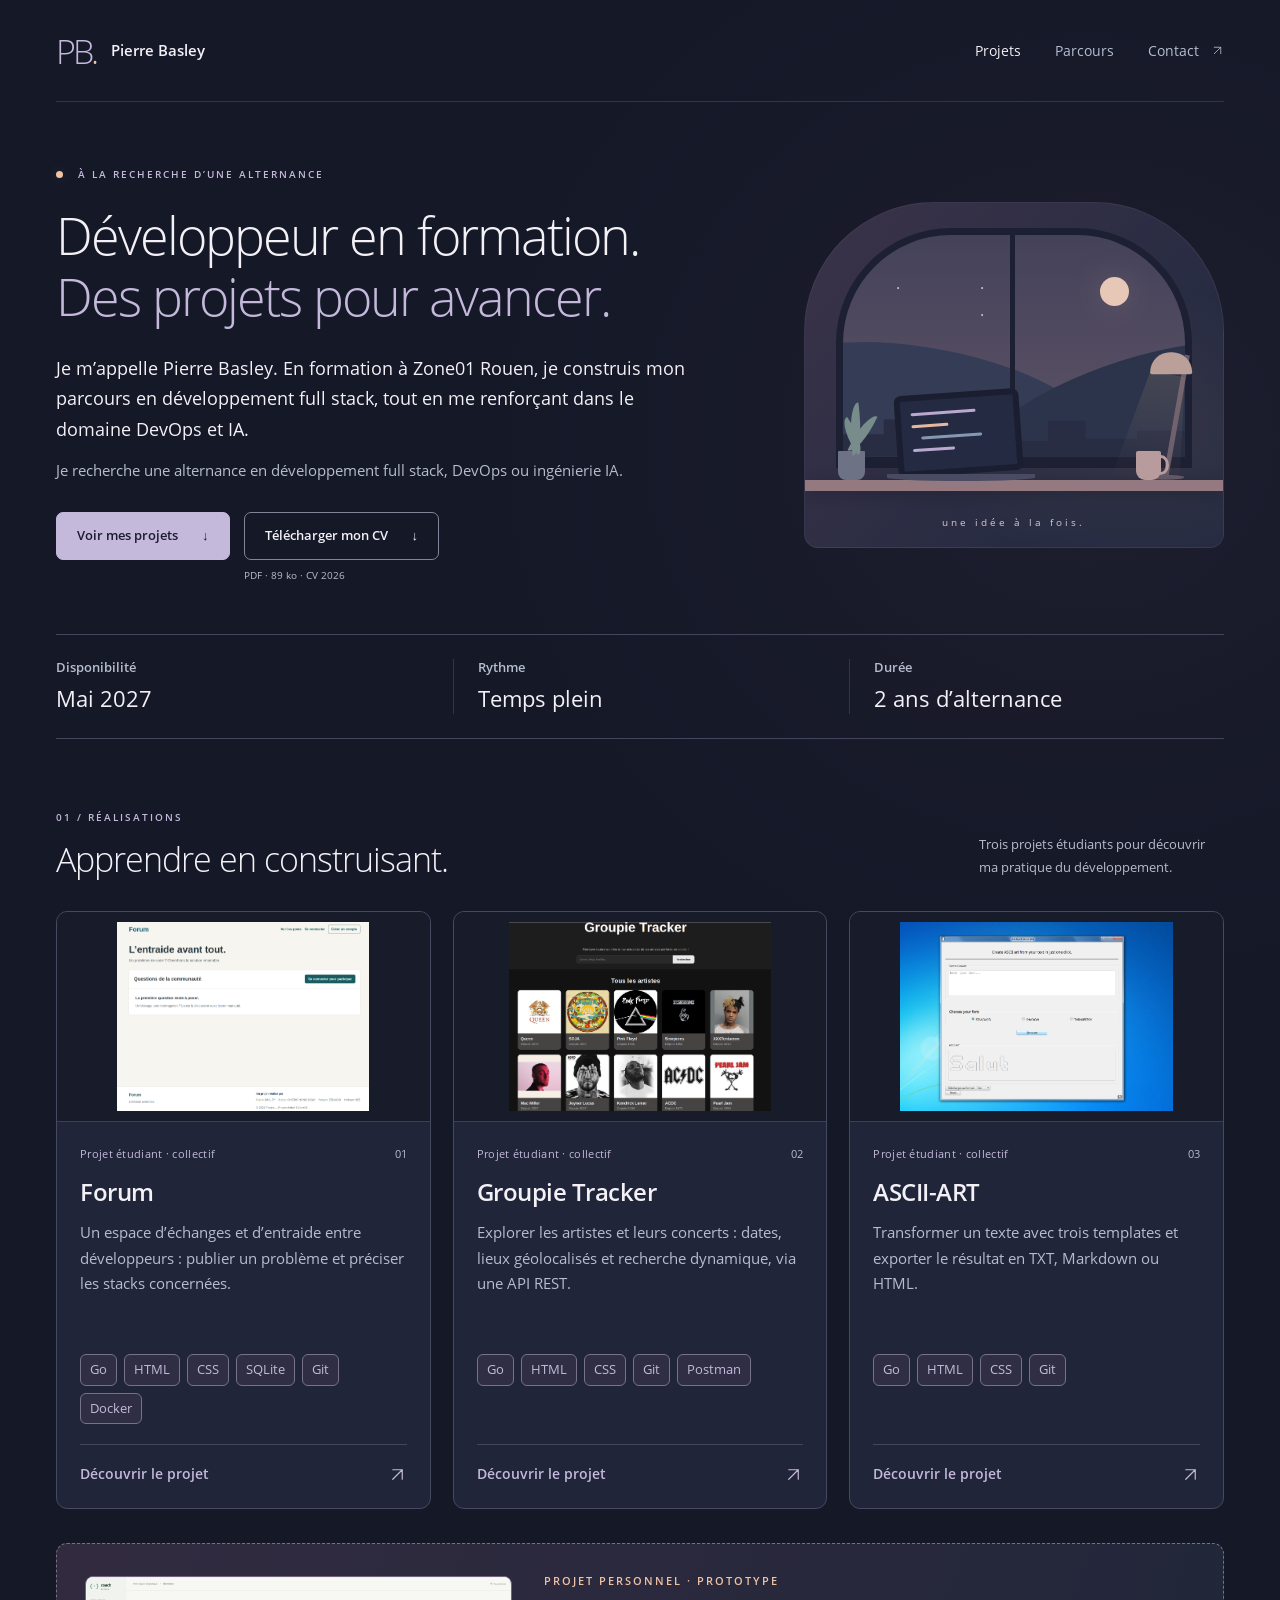
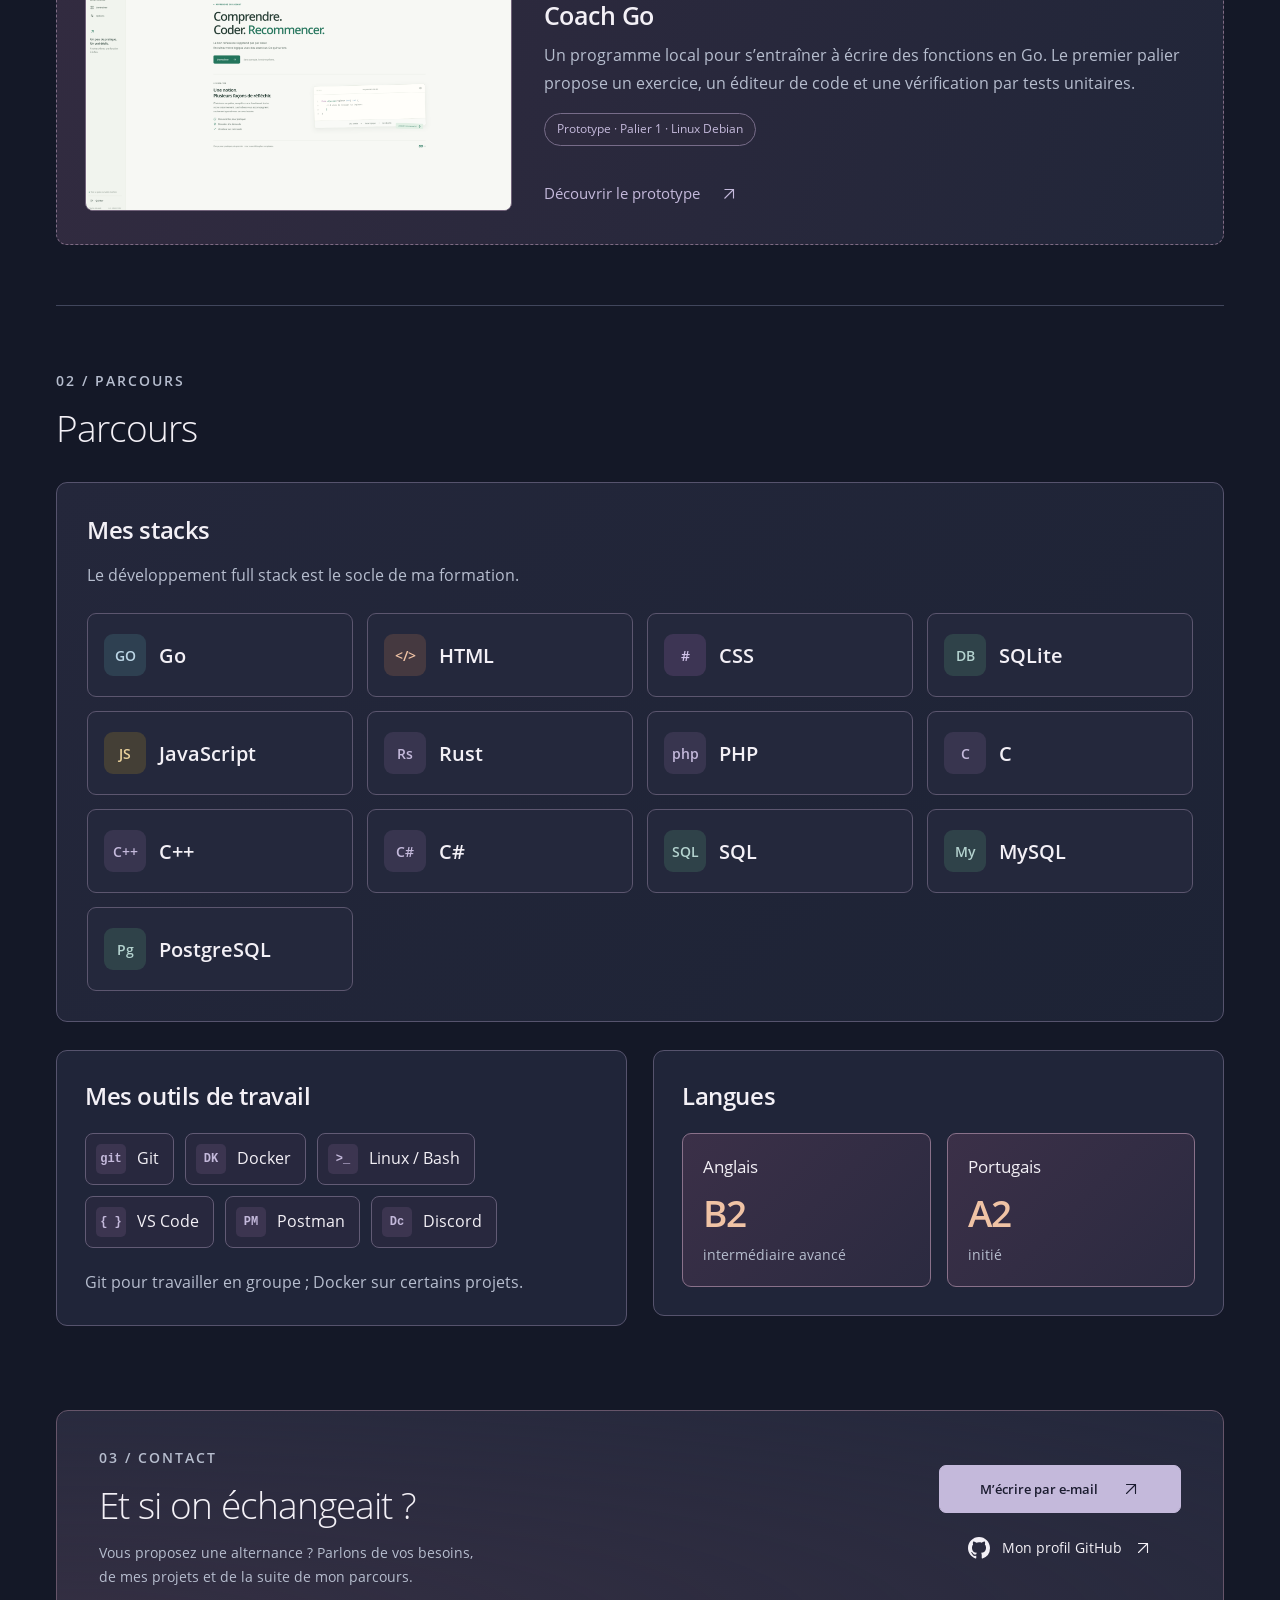
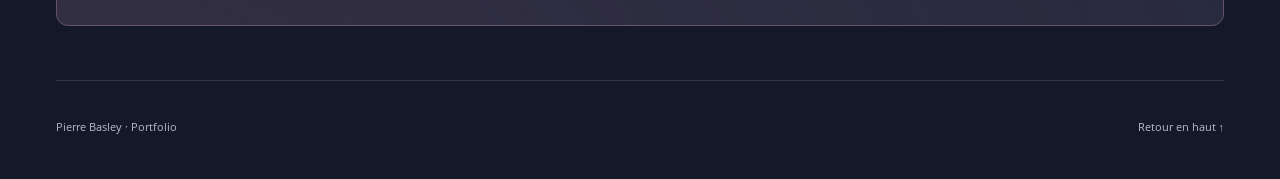
<file: index.html>
<!DOCTYPE html>

<html lang="fr"><head><meta charset="utf-8"/><meta content="width=device-width, initial-scale=1" name="viewport"/><title>Portfolio — Maquette accueil — Pierre Basley</title><meta content="Maquette du portfolio de Pierre Basley, développeur en formation à la recherche d’une alternance." name="description"/><link href="style.css" rel="stylesheet"/></head><body><a class="skip" href="#contenu">Aller au contenu</a><header class="header wrap"><a aria-label="Pierre Basley, accueil" class="brand" href="index.html"><span aria-hidden="true" class="monogram">PB<span>.</span></span><span>Pierre Basley</span></a><nav aria-label="Navigation principale"><a href="#projets">Projets</a><a href="#parcours">Parcours</a><a href="#contact">Contact <svg aria-hidden="true" class="icon" fill="none" viewbox="0 0 24 24"><path d="M6 18 18 6M6 6h12v12" stroke="currentColor" stroke-linecap="round" stroke-linejoin="round" stroke-width="1.5"></path></svg></a></nav></header><main class="wrap" id="contenu"><section aria-labelledby="intro-titre" class="hero"><div><p class="eyebrow"><span class="status-dot"></span> À LA RECHERCHE D’UNE ALTERNANCE</p><h1 id="intro-titre">Développeur en formation.<br/><span>Des projets pour avancer.</span></h1><p class="lead">Je m’appelle Pierre Basley. En formation à Zone01 Rouen, je construis mon parcours en développement full stack, tout en me renforçant dans le domaine DevOps et IA.</p><p class="hero-sub">Je recherche une alternance en développement full stack, DevOps ou ingénierie IA.</p><div class="actions"><a class="button primary" href="#projets">Voir mes projets <span aria-hidden="true">↓</span></a><span class="cv-action"><a aria-describedby="cv-format" class="button secondary" download="CV_Pierre_Basley.pdf" href="assets/cv/pierre-basley-cv.pdf">Télécharger mon CV <span aria-hidden="true">↓</span></a><span class="micro" id="cv-format">PDF · 89 ko · CV 2026</span></span></div></div><div aria-hidden="true" class="evening"><div class="aura"></div><div class="window"><div class="moon"></div><div class="stars">·     ·<br/>       ·</div><div class="hill h1"></div><div class="hill h2"></div><div class="city"></div><div class="bar"></div></div><div class="lamp"><i></i></div><div class="desk"></div><div class="laptop"><i></i><i></i><i></i><i></i></div><div class="base"></div><div class="mug"></div><div class="plant"><i></i><i></i><i></i></div><span class="art-note">une idée à la fois.</span></div></section><section aria-label="Conditions de l’alternance" class="contract"><div><h2>Disponibilité</h2><p class="contract-value">Mai 2027</p></div><div><h2>Rythme</h2><p class="contract-value">Temps plein</p></div><div><h2>Durée</h2><p class="contract-value">2 ans d’alternance</p></div></section><section aria-labelledby="projets-titre" class="projects" id="projets"><div class="section-heading"><div><p class="eyebrow">01 / RÉALISATIONS</p><h2 id="projets-titre">Apprendre en construisant.</h2></div><p>Trois projets étudiants pour découvrir ma pratique du développement.</p></div><div class="project-grid"><a aria-label="Découvrir le projet Forum" class="project-card" href="projet-forum.html"><div class="project-art forum has-capture"><img alt="Capture de Forum : page d’accueil et accès aux publications." decoding="async" height="940" loading="lazy" src="assets/projets/forum/accueil.png" width="1254"/></div><div class="card-copy"><div class="card-top"><span class="label">Projet étudiant · collectif</span><span class="project-number">01</span></div><h3>Forum</h3><p class="summary">Un espace d’échanges et d’entraide entre développeurs : publier un problème et préciser les stacks concernées.</p><ul aria-label="Technologies du projet" class="tech-list"><li class="tech-tag">Go</li><li class="tech-tag">HTML</li><li class="tech-tag">CSS</li><li class="tech-tag">SQLite</li><li class="tech-tag">Git</li><li class="tech-tag">Docker</li></ul><span class="card-link">Découvrir le projet <svg aria-hidden="true" class="icon" fill="none" viewbox="0 0 24 24"><path d="M6 18 18 6M6 6h12v12" stroke="currentColor" stroke-linecap="round" stroke-linejoin="round" stroke-width="1.5"></path></svg></span></div></a><a aria-label="Découvrir le projet Groupie Tracker" class="project-card" href="projet-serveur.html"><div class="project-art serveur has-capture"><img alt="Capture de Groupie Tracker : catalogue des artistes et recherche." decoding="async" height="962" loading="lazy" src="assets/projets/groupie-tracker/catalogue-accueil.png" width="1335"/></div><div class="card-copy"><div class="card-top"><span class="label">Projet étudiant · collectif</span><span class="project-number">02</span></div><h3>Groupie Tracker</h3><p class="summary">Explorer les artistes et leurs concerts : dates, lieux géolocalisés et recherche dynamique, via une API REST.</p><ul aria-label="Technologies du projet" class="tech-list"><li class="tech-tag">Go</li><li class="tech-tag">HTML</li><li class="tech-tag">CSS</li><li class="tech-tag">Git</li><li class="tech-tag">Postman</li></ul><span class="card-link">Découvrir le projet <svg aria-hidden="true" class="icon" fill="none" viewbox="0 0 24 24"><path d="M6 18 18 6M6 6h12v12" stroke="currentColor" stroke-linecap="round" stroke-linejoin="round" stroke-width="1.5"></path></svg></span></div></a><a aria-label="Découvrir le projet ASCII-ART" class="project-card" href="projet-ascii.html"><div class="project-art ascii has-capture"><img alt="Capture d’ASCII-ART : le texte Salut converti et le téléchargement du résultat." decoding="async" height="926" loading="lazy" src="assets/projets/ascii-art/rendu-salut.png" width="1335"/></div><div class="card-copy"><div class="card-top"><span class="label">Projet étudiant · collectif</span><span class="project-number">03</span></div><h3>ASCII-ART</h3><p class="summary">Transformer un texte avec trois templates et exporter le résultat en TXT, Markdown ou HTML.</p><ul aria-label="Technologies du projet" class="tech-list"><li class="tech-tag">Go</li><li class="tech-tag">HTML</li><li class="tech-tag">CSS</li><li class="tech-tag">Git</li></ul><span class="card-link">Découvrir le projet <svg aria-hidden="true" class="icon" fill="none" viewbox="0 0 24 24"><path d="M6 18 18 6M6 6h12v12" stroke="currentColor" stroke-linecap="round" stroke-linejoin="round" stroke-width="1.5"></path></svg></span></div></a></div><a aria-label="Découvrir le prototype Coach Go" class="incubator" href="projet-coach.html"><div class="incubator-preview"><img alt="Page d’accueil du prototype Coach Go, avec la présentation du programme et l’accès à l’entraînement." decoding="async" height="1695" loading="lazy" src="assets/projets/coach-go/accueil.png" width="3076"/></div><div class="incubator-copy"><p class="eyebrow">PROJET PERSONNEL · PROTOTYPE</p><h3 id="coach-titre">Coach Go</h3><p>Un programme local pour s’entraîner à écrire des fonctions en Go. Le premier palier propose un exercice, un éditeur de code et une vérification par tests unitaires.</p><span class="pill">Prototype · Palier 1 · Linux Debian</span></div><span class="text-link">Découvrir le prototype <svg aria-hidden="true" class="icon" fill="none" viewbox="0 0 24 24"><path d="M6 18 18 6M6 6h12v12" stroke="currentColor" stroke-width="1.5"></path></svg></span></a></section><section aria-labelledby="parcours-titre" class="about parcours-overview" id="parcours"><div class="section-heading"><div><p class="eyebrow">02 / PARCOURS</p><h2 id="parcours-titre">Parcours</h2></div></div><div class="skills"><section aria-labelledby="stacks-titre" class="skills-group stacks-panel"><h3 id="stacks-titre">Mes stacks</h3><p class="stacks-intro">Le développement full stack est le socle de ma formation.</p><div class="stack-grid"><article class="stack-card"><span aria-hidden="true" class="stack-mark go">GO</span><div><h4>Go</h4></div></article><article class="stack-card"><span aria-hidden="true" class="stack-mark html">&lt;/&gt;</span><div><h4>HTML</h4></div></article><article class="stack-card"><span aria-hidden="true" class="stack-mark css">#</span><div><h4>CSS</h4></div></article><article class="stack-card"><span aria-hidden="true" class="stack-mark sql">DB</span><div><h4>SQLite</h4></div></article><article class="stack-card"><span aria-hidden="true" class="stack-mark javascript">JS</span><div><h4>JavaScript</h4></div></article><article class="stack-card"><span aria-hidden="true" class="stack-mark rust">Rs</span><div><h4>Rust</h4></div></article><article class="stack-card"><span aria-hidden="true" class="stack-mark php">php</span><div><h4>PHP</h4></div></article><article class="stack-card"><span aria-hidden="true" class="stack-mark c">C</span><div><h4>C</h4></div></article><article class="stack-card"><span aria-hidden="true" class="stack-mark cpp">C++</span><div><h4>C++</h4></div></article><article class="stack-card"><span aria-hidden="true" class="stack-mark csharp">C#</span><div><h4>C#</h4></div></article><article class="stack-card"><span aria-hidden="true" class="stack-mark sql">SQL</span><div><h4>SQL</h4></div></article><article class="stack-card"><span aria-hidden="true" class="stack-mark sql">My</span><div><h4>MySQL</h4></div></article><article class="stack-card"><span aria-hidden="true" class="stack-mark sql">Pg</span><div><h4>PostgreSQL</h4></div></article></div></section><div class="parcours-secondary"><section aria-labelledby="outils-titre" class="skills-group tools-panel"><h3 id="outils-titre">Mes outils de travail</h3><ul class="stack-chips"><li><span aria-hidden="true">git</span>Git</li><li><span aria-hidden="true">DK</span>Docker</li><li><span aria-hidden="true">&gt;_</span>Linux / Bash</li><li><span aria-hidden="true">{ }</span>VS Code</li><li><span aria-hidden="true">PM</span>Postman</li><li><span aria-hidden="true">Dc</span>Discord</li></ul><p>Git pour travailler en groupe ; Docker sur certains projets.</p></section><div class="parcours-aside"><section aria-labelledby="langues-titre" class="languages-panel"><h3 id="langues-titre">Langues</h3><dl class="language-grid"><div class="language-card"><dt>Anglais</dt><dd><span class="language-level">B2</span><span class="language-description">intermédiaire avancé</span></dd></div><div class="language-card"><dt>Portugais</dt><dd><span class="language-level">A2</span><span class="language-description">initié</span></dd></div></dl></section></div></div></div></section><section aria-labelledby="contact-titre" class="contact-area" id="contact"><div class="contact"><div><p class="eyebrow">03 / CONTACT</p><h2 id="contact-titre">Et si on échangeait ?</h2><p>Vous proposez une alternance ? Parlons de vos besoins,<br class="desktop"/> de mes projets et de la suite de mon parcours.</p></div><div class="contact-actions"><a class="button primary" href="mailto:pierrebasley14@gmail.com">M’écrire par e-mail <svg aria-hidden="true" class="icon" fill="none" viewbox="0 0 24 24"><path d="M6 18 18 6M6 6h12v12" stroke="currentColor" stroke-linecap="round" stroke-linejoin="round" stroke-width="1.5"></path></svg></a><a class="github" href="https://github.com/PierreBasley"><svg aria-hidden="true" class="github-logo" fill="currentColor" viewbox="0 0 16 16"><path d="M8 0C3.58 0 0 3.58 0 8c0 3.54 2.29 6.53 5.47 7.59.4.07.55-.17.55-.38l-.01-1.49c-2.23.48-2.7-.95-2.7-.95-.36-.92-.89-1.17-.89-1.17-.73-.5.06-.49.06-.49.8.06 1.22.82 1.22.82.71 1.21 1.87.86 2.33.66.07-.52.28-.86.51-1.06-1.78-.2-3.64-.89-3.64-3.95 0-.87.31-1.59.82-2.15-.08-.2-.36-1.02.08-2.12 0 0 .67-.22 2.2.82A7.65 7.65 0 0 1 8 3.86c.68 0 1.36.09 2 .27 1.53-1.04 2.2-.82 2.2-.82.44 1.1.16 1.92.08 2.12.51.56.82 1.28.82 2.15 0 3.07-1.87 3.75-3.65 3.95.29.25.54.73.54 1.48l-.01 2.2c0 .21.15.46.55.38A8.01 8.01 0 0 0 16 8c0-4.42-3.58-8-8-8Z"></path></svg>Mon profil GitHub <svg aria-hidden="true" class="icon" fill="none" viewbox="0 0 24 24"><path d="M6 18 18 6M6 6h12v12" stroke="currentColor" stroke-linecap="round" stroke-linejoin="round" stroke-width="1.5"></path></svg></a></div></div></section></main><footer class="footer wrap"><span>Pierre Basley · Portfolio</span><a href="#contenu">Retour en haut ↑</a></footer></body></html>
</file>
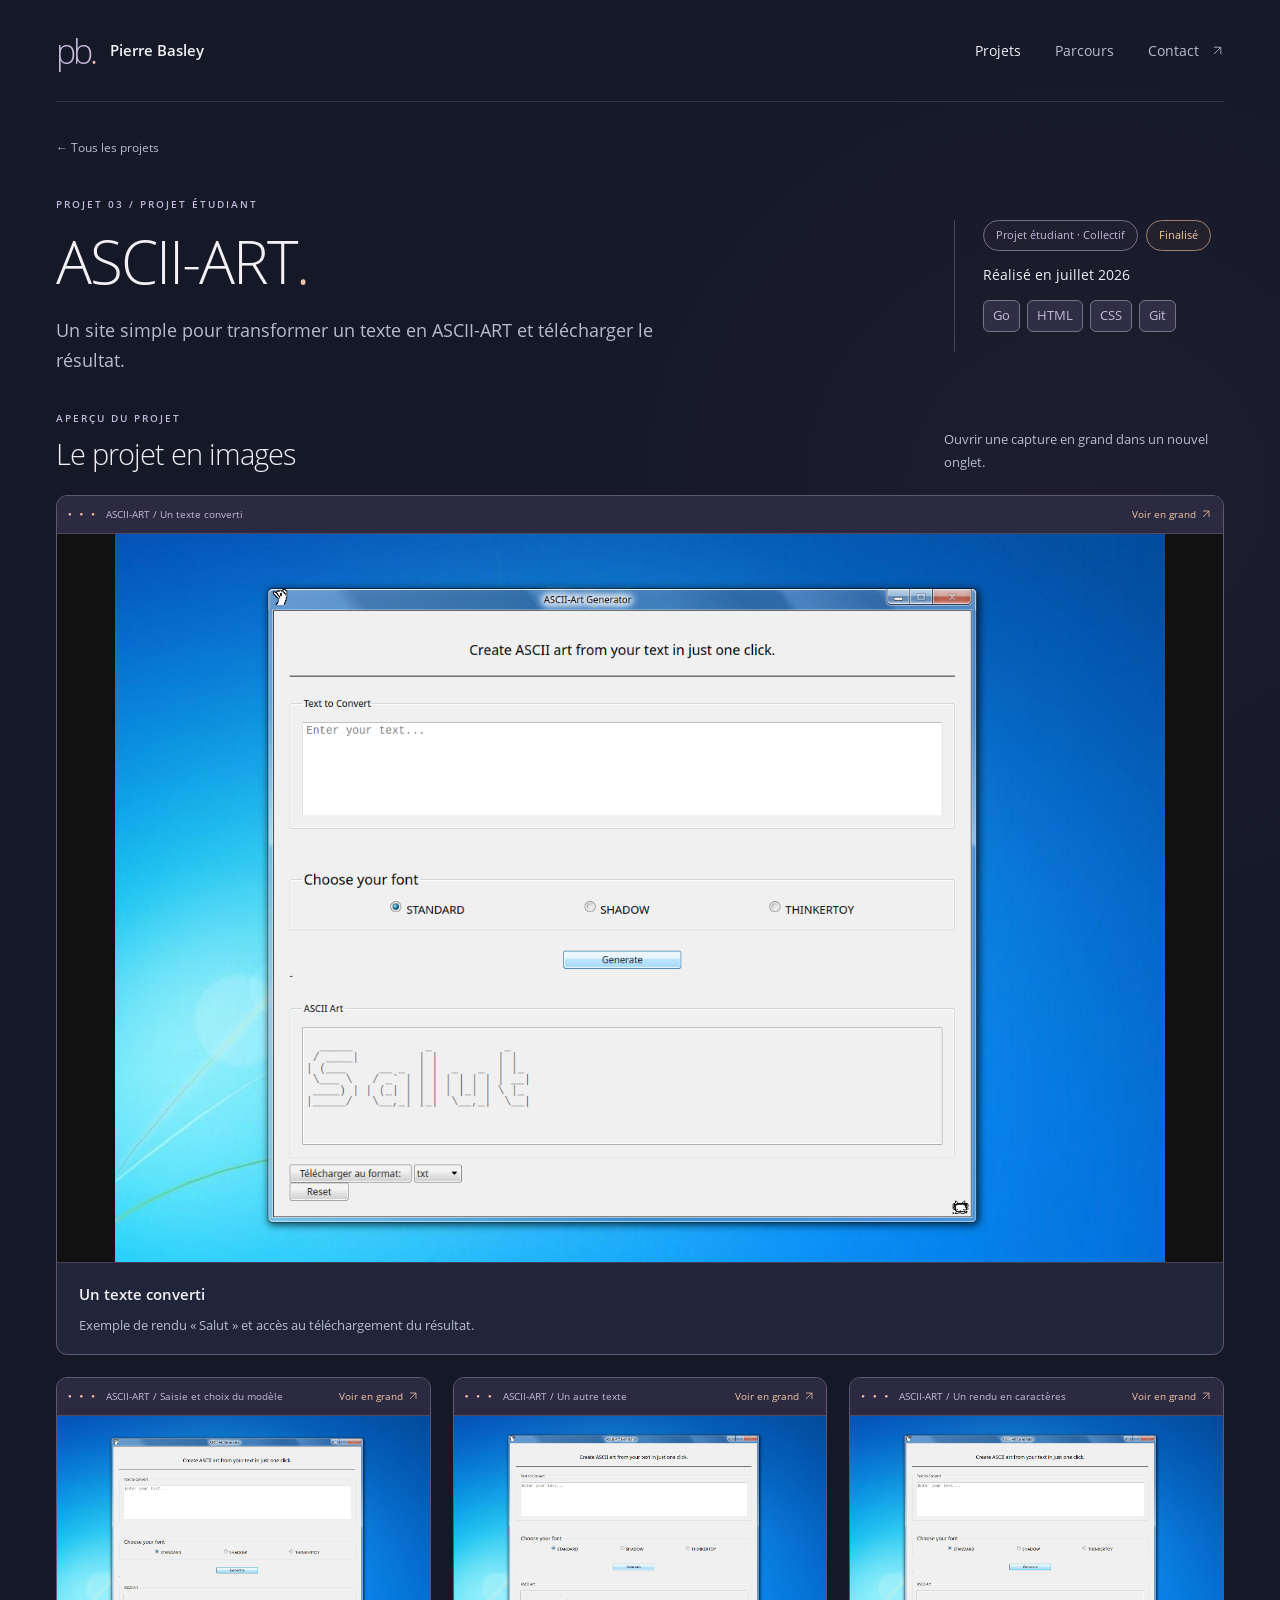
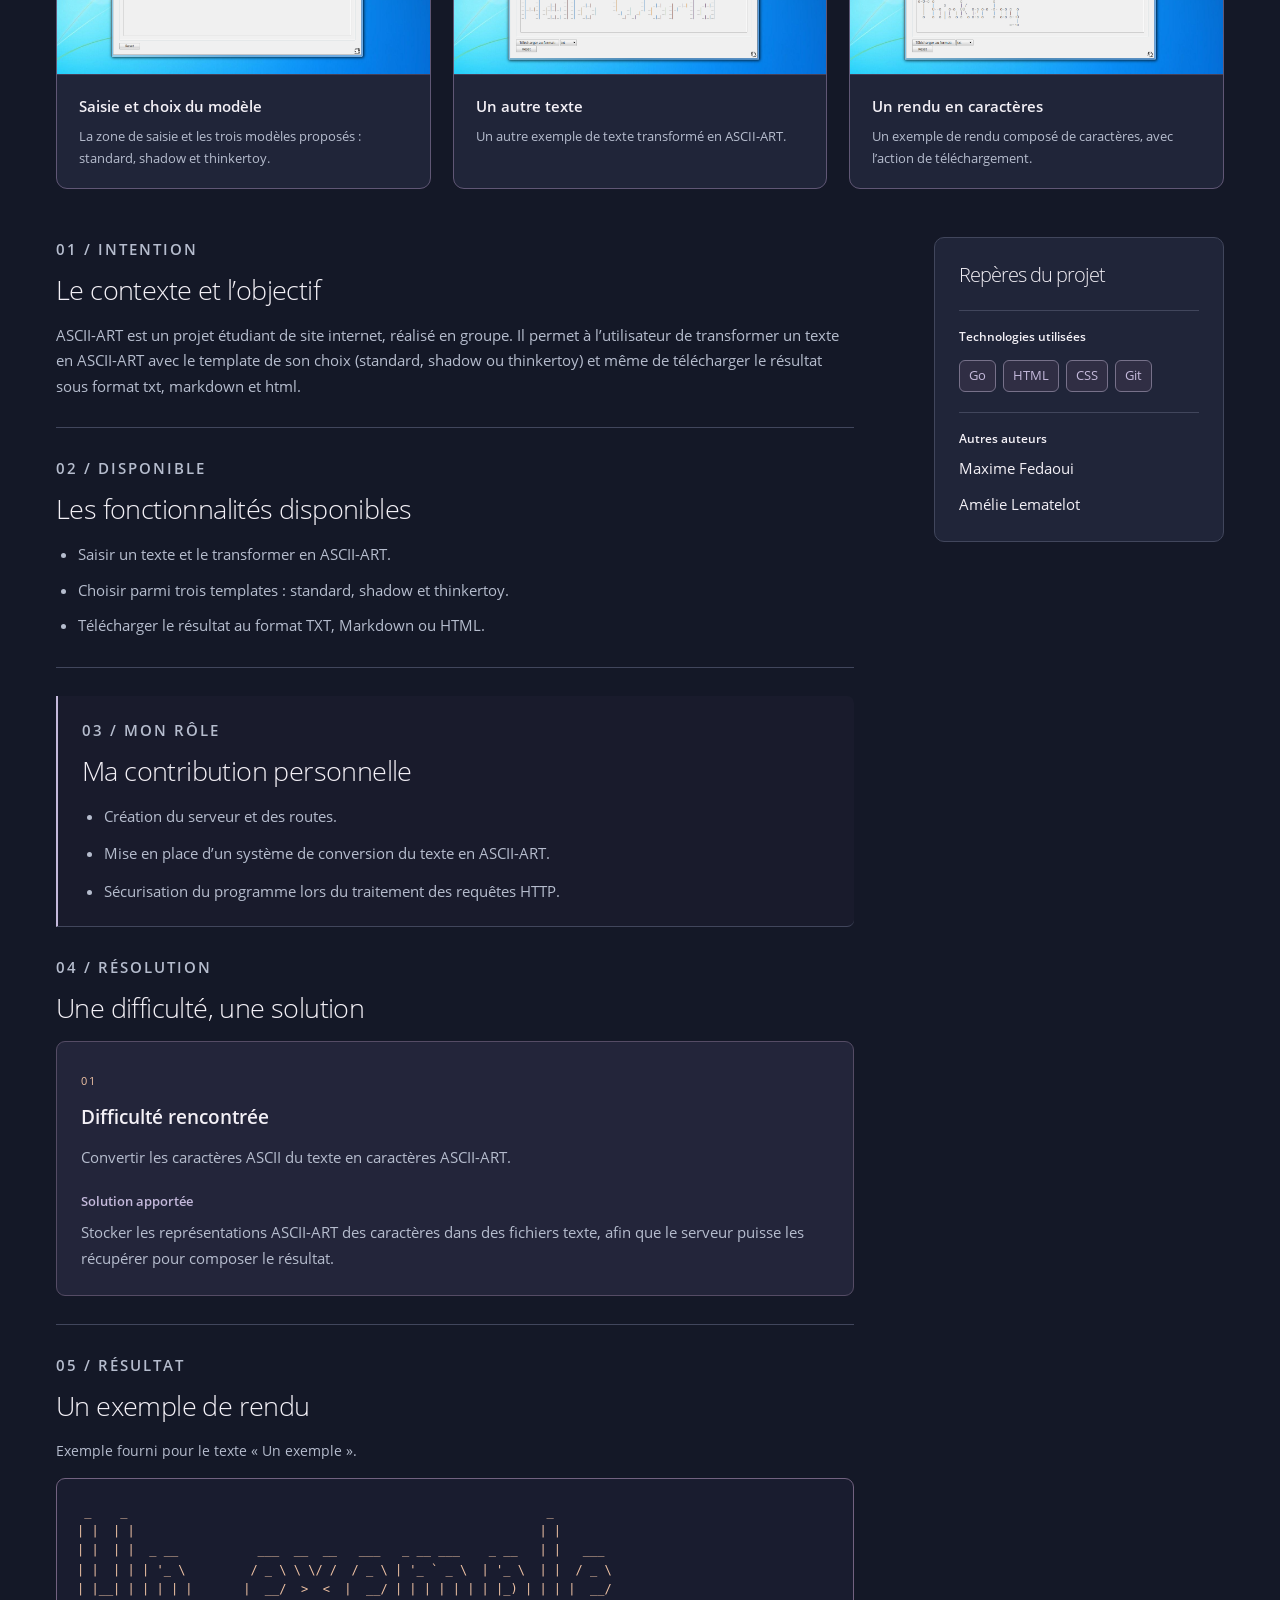
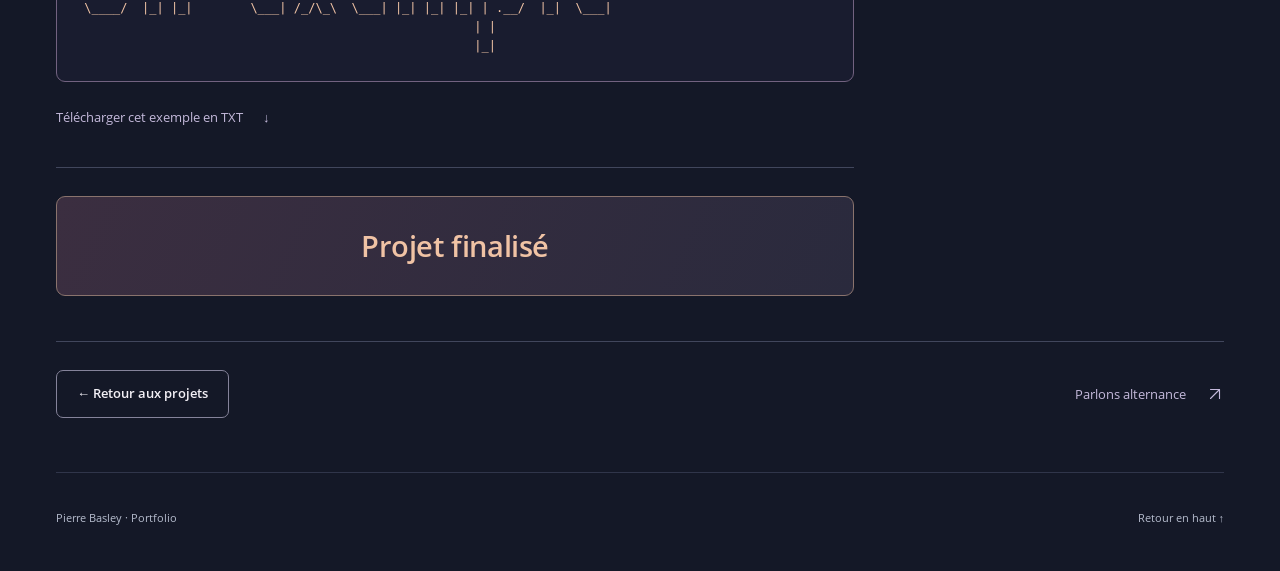
<file: projet-ascii.html>
<!DOCTYPE html>

<html lang="fr"><head><meta charset="utf-8"/><meta content="width=device-width, initial-scale=1" name="viewport"/><title>Maquette projet — ASCII-ART — Pierre Basley</title><meta content="Maquette du portfolio de Pierre Basley, développeur en formation à la recherche d’une alternance." name="description"/><link href="style.css" rel="stylesheet"/></head><body><a class="skip" href="#contenu">Aller au contenu</a><header class="header wrap"><a aria-label="Pierre Basley, accueil" class="brand" href="index.html"><span aria-hidden="true" class="monogram">pb<span>.</span></span><span>Pierre Basley</span></a><nav aria-label="Navigation principale"><a href="index.html#projets">Projets</a><a href="index.html#parcours">Parcours</a><a href="index.html#contact">Contact <svg aria-hidden="true" class="icon" fill="none" viewbox="0 0 24 24"><path d="M6 18 18 6M6 6h12v12" stroke="currentColor" stroke-linecap="round" stroke-linejoin="round" stroke-width="1.5"></path></svg></a></nav></header><main class="wrap detail" id="contenu"><a class="back" href="index.html#projets">← Tous les projets</a><section class="detail-hero"><div><p class="eyebrow">PROJET 03 / PROJET ÉTUDIANT</p><h1>ASCII-ART<span class="title-dot">.</span></h1><p class="detail-lead">Un site simple pour transformer un texte en ASCII-ART et télécharger le résultat.</p></div><div class="detail-reperes"><div class="project-state"><span class="pill">Projet étudiant · Collectif</span><span class="pill done-pill">Finalisé</span></div><p class="project-date">Réalisé en <time datetime="2026-07">juillet 2026</time></p><div aria-label="Technologies et outils" class="tech-tags"><span class="tech-tag">Go</span><span class="tech-tag">HTML</span><span class="tech-tag">CSS</span><span class="tech-tag">Git</span></div></div></section><section aria-labelledby="galerie-titre" class="project-gallery ascii-gallery"><div class="gallery-heading"><div><p class="eyebrow">APERÇU DU PROJET</p><h2 id="galerie-titre">Le projet en images</h2></div><p>Ouvrir une capture en grand dans un nouvel onglet.</p></div><div class="gallery-grid"><figure class="project-shot shot-main"><a aria-label="Ouvrir la capture « Un texte converti » en taille originale (nouvel onglet)" class="shot-open" href="assets/projets/ascii-art/rendu-salut.png" rel="noopener" target="_blank"><div aria-hidden="true" class="shot-bar"><span>● ● ●</span><span>ASCII-ART / Un texte converti</span><span class="shot-hint">Voir en grand <svg aria-hidden="true" class="icon" fill="none" viewbox="0 0 24 24"><path d="M6 18 18 6M6 6h12v12" stroke="currentColor" stroke-width="1.5"></path></svg></span></div><div class="shot-media"><img alt="Interface ASCII-ART affichant le mot Salut converti et une option de téléchargement." decoding="async" height="926" loading="eager" src="assets/projets/ascii-art/rendu-salut.png" width="1335"/></div></a><figcaption><strong>Un texte converti</strong><p>Exemple de rendu « Salut » et accès au téléchargement du résultat.</p></figcaption></figure><figure class="project-shot"><a aria-label="Ouvrir la capture « Saisie et choix du modèle » en taille originale (nouvel onglet)" class="shot-open" href="assets/projets/ascii-art/accueil.png" rel="noopener" target="_blank"><div aria-hidden="true" class="shot-bar"><span>● ● ●</span><span>ASCII-ART / Saisie et choix du modèle</span><span class="shot-hint">Voir en grand <svg aria-hidden="true" class="icon" fill="none" viewbox="0 0 24 24"><path d="M6 18 18 6M6 6h12v12" stroke="currentColor" stroke-width="1.5"></path></svg></span></div><div class="shot-media"><img alt="Interface ASCII-ART avec une zone de saisie, trois choix de modèle et un bouton de génération." decoding="async" height="926" loading="lazy" src="assets/projets/ascii-art/accueil.png" width="1335"/></div></a><figcaption><strong>Saisie et choix du modèle</strong><p>La zone de saisie et les trois modèles proposés : standard, shadow et thinkertoy.</p></figcaption></figure><figure class="project-shot"><a aria-label="Ouvrir la capture « Un autre texte » en taille originale (nouvel onglet)" class="shot-open" href="assets/projets/ascii-art/rendu-hello-world.png" rel="noopener" target="_blank"><div aria-hidden="true" class="shot-bar"><span>● ● ●</span><span>ASCII-ART / Un autre texte</span><span class="shot-hint">Voir en grand <svg aria-hidden="true" class="icon" fill="none" viewbox="0 0 24 24"><path d="M6 18 18 6M6 6h12v12" stroke="currentColor" stroke-width="1.5"></path></svg></span></div><div class="shot-media"><img alt="Interface ASCII-ART affichant un rendu du texte Hello world." decoding="async" height="926" loading="lazy" src="assets/projets/ascii-art/rendu-hello-world.png" width="1335"/></div></a><figcaption><strong>Un autre texte</strong><p>Un autre exemple de texte transformé en ASCII-ART.</p></figcaption></figure><figure class="project-shot"><a aria-label="Ouvrir la capture « Un rendu en caractères » en taille originale (nouvel onglet)" class="shot-open" href="assets/projets/ascii-art/rendu-caracteres.png" rel="noopener" target="_blank"><div aria-hidden="true" class="shot-bar"><span>● ● ●</span><span>ASCII-ART / Un rendu en caractères</span><span class="shot-hint">Voir en grand <svg aria-hidden="true" class="icon" fill="none" viewbox="0 0 24 24"><path d="M6 18 18 6M6 6h12v12" stroke="currentColor" stroke-width="1.5"></path></svg></span></div><div class="shot-media"><img alt="Interface ASCII-ART présentant un rendu en caractères et l’option de téléchargement." decoding="async" height="926" loading="lazy" src="assets/projets/ascii-art/rendu-caracteres.png" width="1335"/></div></a><figcaption><strong>Un rendu en caractères</strong><p>Un exemple de rendu composé de caractères, avec l’action de téléchargement.</p></figcaption></figure></div></section><div class="detail-columns"><div class="detail-content"><section class="detail-section"><p class="eyebrow">01 / INTENTION</p><h2>Le contexte et l’objectif</h2><p>ASCII-ART est un projet étudiant de site internet, réalisé en groupe. Il permet à l’utilisateur de transformer un texte en ASCII-ART avec le template de son choix (standard, shadow ou thinkertoy) et même de télécharger le résultat sous format txt, markdown et html.</p></section><section class="detail-section"><p class="eyebrow">02 / DISPONIBLE</p><h2>Les fonctionnalités disponibles</h2><ul><li>Saisir un texte et le transformer en ASCII-ART.</li><li>Choisir parmi trois templates : standard, shadow et thinkertoy.</li><li>Télécharger le résultat au format TXT, Markdown ou HTML.</li></ul></section><section class="detail-section contribution"><p class="eyebrow">03 / MON RÔLE</p><h2>Ma contribution personnelle</h2><ul class="contribution-list"><li>Création du serveur et des routes.</li><li>Mise en place d’un système de conversion du texte en ASCII-ART.</li><li>Sécurisation du programme lors du traitement des requêtes HTTP.</li></ul></section><section class="detail-section"><p class="eyebrow">04 / RÉSOLUTION</p><h2>Une difficulté, une solution</h2><div class="problem-cases"><article class="problem-case"><span aria-hidden="true" class="case-number">01</span><h3>Difficulté rencontrée</h3><p>Convertir les caractères ASCII du texte en caractères ASCII-ART.</p><h4>Solution apportée</h4><p>Stocker les représentations ASCII-ART des caractères dans des fichiers texte, afin que le serveur puisse les récupérer pour composer le résultat.</p></article></div></section><section class="detail-section"><p class="eyebrow">05 / RÉSULTAT</p><h2>Un exemple de rendu</h2><figure class="ascii-example"><figcaption>Exemple fourni pour le texte « Un exemple ».</figcaption><div aria-label="Rendu ASCII-ART du texte Un exemple, défilement horizontal" class="ascii-scroll" role="region" tabindex="0"><pre aria-hidden="true"> _    _                                                          _
| |  | |                                                        | |
| |  | |  _ __           ___  __  __   ___   _ __ ___    _ __   | |   ___
| |  | | | '_ \         / _ \ \ \/ /  / _ \ | '_ ` _ \  | '_ \  | |  / _ \
| |__| | | | | |       |  __/  &gt;  &lt;  |  __/ | | | | | | | |_) | | | |  __/
 \____/  |_| |_|        \___| /_/\_\  \___| |_| |_| |_| | .__/  |_|  \___|
                                                       | |
                                                       |_|</pre></div><p class="scroll-hint">Sur petit écran, faites défiler le résultat horizontalement.</p><a class="text-link" download="exemple-ascii-art.txt" href="assets/projets/ascii-art/exemple.txt">Télécharger cet exemple en TXT <span aria-hidden="true">↓</span></a></figure></section><section aria-label="État du projet" class="project-completed project-completed-simple"><h2>Projet finalisé</h2></section></div><aside aria-label="Repères du projet" class="project-sidebar"><h2>Repères du projet</h2><div><h3>Technologies utilisées</h3><div class="tech-tags"><span class="tech-tag">Go</span><span class="tech-tag">HTML</span><span class="tech-tag">CSS</span><span class="tech-tag">Git</span></div></div><div><h3>Autres auteurs</h3><ul class="coauthors"><li>Maxime Fedaoui</li><li>Amélie Lematelot</li></ul></div></aside></div><div class="detail-end"><a class="button secondary" href="index.html#projets">← Retour aux projets</a><a class="text-link" href="index.html#contact">Parlons alternance <svg aria-hidden="true" class="icon" fill="none" viewbox="0 0 24 24"><path d="M6 18 18 6M6 6h12v12" stroke="currentColor" stroke-linecap="round" stroke-linejoin="round" stroke-width="1.5"></path></svg></a></div></main><footer class="footer wrap"><span>Pierre Basley · Portfolio</span><a href="#contenu">Retour en haut ↑</a></footer></body></html>
</file>
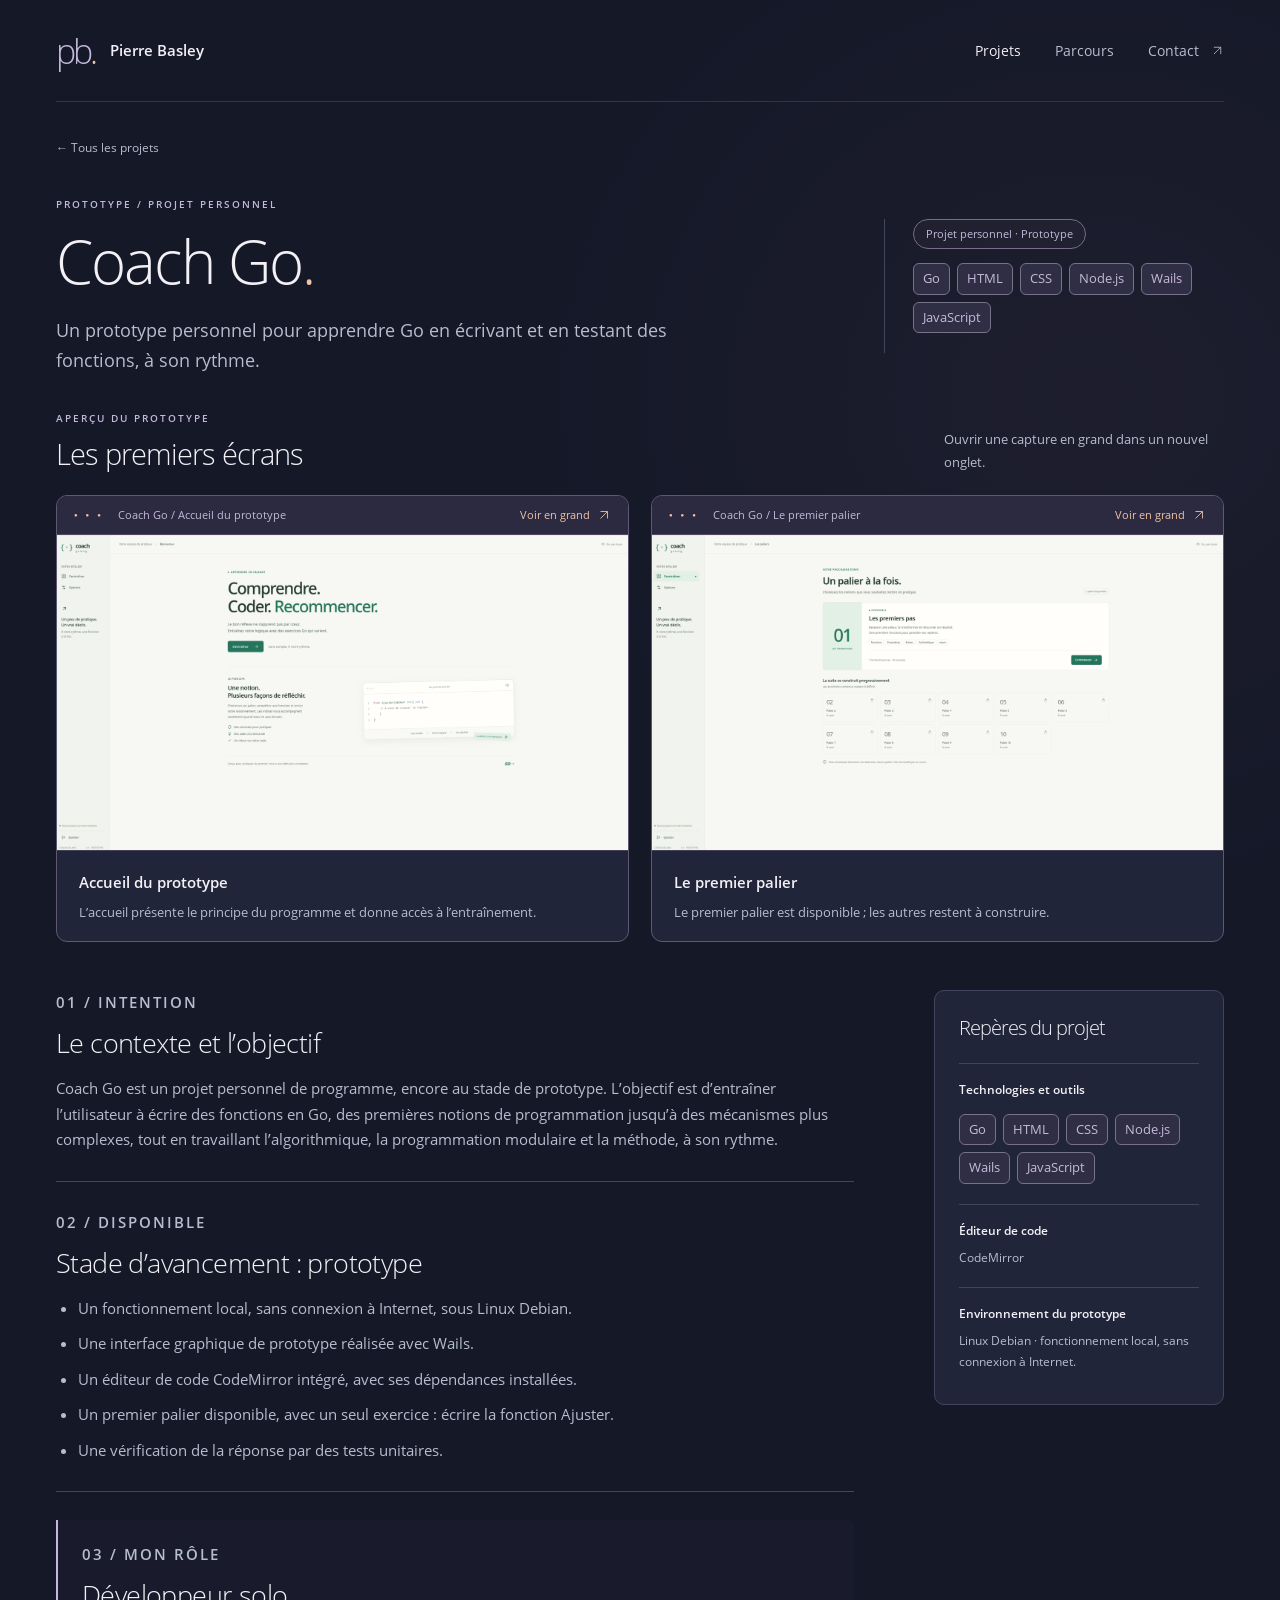
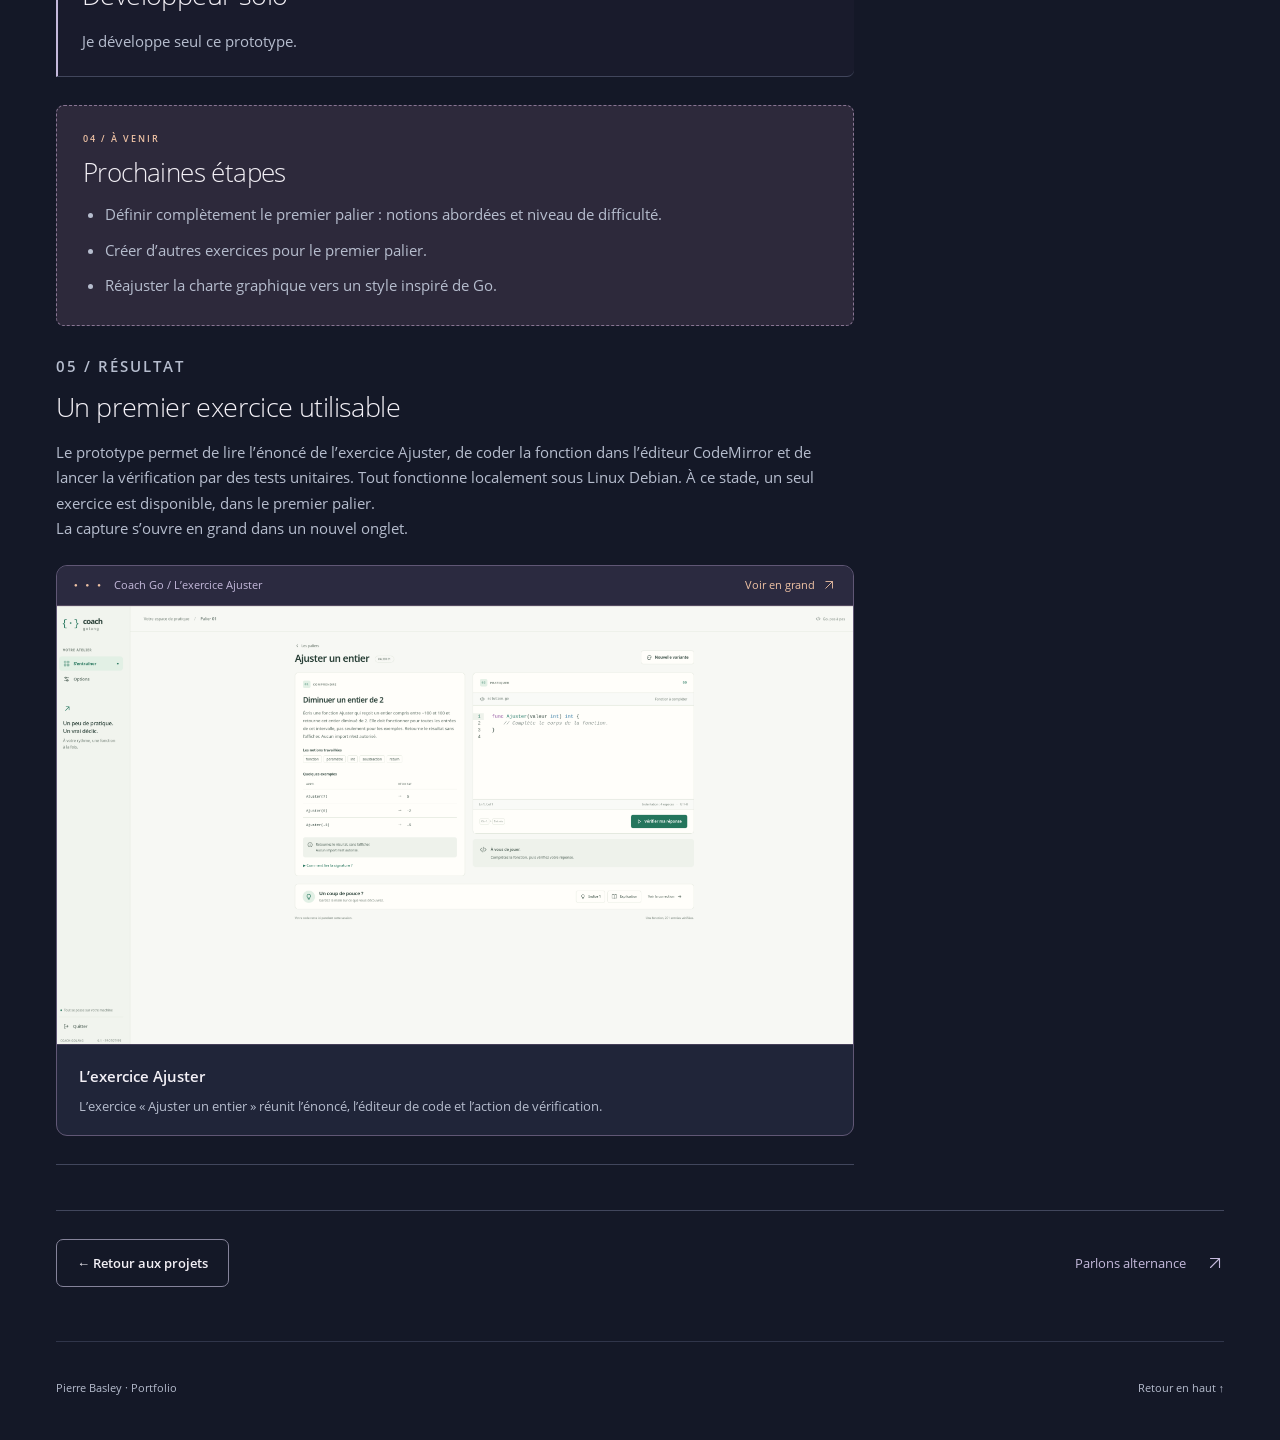
<file: projet-coach.html>
<!DOCTYPE html>
<html lang="fr"><head><meta charset="utf-8"/><meta content="width=device-width, initial-scale=1" name="viewport"/><title>Maquette projet — Coach Go — Pierre Basley</title><meta content="Maquette du portfolio de Pierre Basley, développeur en formation à la recherche d’une alternance." name="description"/><link href="style.css" rel="stylesheet"/></head><body><a class="skip" href="#contenu">Aller au contenu</a><header class="header wrap"><a aria-label="Pierre Basley, accueil" class="brand" href="index.html"><span aria-hidden="true" class="monogram">pb<span>.</span></span><span>Pierre Basley</span></a><nav aria-label="Navigation principale"><a href="index.html#projets">Projets</a><a href="index.html#parcours">Parcours</a><a href="index.html#contact">Contact <svg aria-hidden="true" class="icon" fill="none" viewbox="0 0 24 24"><path d="M6 18 18 6M6 6h12v12" stroke="currentColor" stroke-linecap="round" stroke-linejoin="round" stroke-width="1.5"></path></svg></a></nav></header><main class="wrap detail" id="contenu"><a class="back" href="index.html#projets">← Tous les projets</a><section class="detail-hero"><div><p class="eyebrow">PROTOTYPE / PROJET PERSONNEL</p><h1>Coach Go<span class="title-dot">.</span></h1><p class="detail-lead">Un prototype personnel pour apprendre Go en écrivant et en testant des fonctions, à son rythme.</p></div><div class="detail-reperes"><span class="pill">Projet personnel · Prototype</span><div aria-label="Technologies et outils" class="tech-tags"><span class="tech-tag">Go</span><span class="tech-tag">HTML</span><span class="tech-tag">CSS</span><span class="tech-tag">Node.js</span><span class="tech-tag">Wails</span><span class="tech-tag">JavaScript</span></div></div></section><section aria-labelledby="galerie-titre" class="project-gallery coach-gallery"><div class="gallery-heading"><div><p class="eyebrow">APERÇU DU PROTOTYPE</p><h2 id="galerie-titre">Les premiers écrans</h2></div><p>Ouvrir une capture en grand dans un nouvel onglet.</p></div><div class="gallery-grid"><figure class="project-shot"><a aria-label="Ouvrir la capture « Accueil du prototype » en taille originale (nouvel onglet)" class="shot-open" href="assets/projets/coach-go/accueil.png" rel="noopener" target="_blank"><div aria-hidden="true" class="shot-bar"><span>● ● ●</span><span>Coach Go / Accueil du prototype</span><span class="shot-hint">Voir en grand <svg aria-hidden="true" class="icon" fill="none" viewbox="0 0 24 24"><path d="M6 18 18 6M6 6h12v12" stroke="currentColor" stroke-width="1.5"></path></svg></span></div><div class="shot-media"><img alt="Page d’accueil de Coach Go présentant le principe d’apprentissage et l’accès aux exercices." decoding="async" height="1695" loading="eager" src="assets/projets/coach-go/accueil.png" width="3076"/></div></a><figcaption><strong>Accueil du prototype</strong><p>L’accueil présente le principe du programme et donne accès à l’entraînement.</p></figcaption></figure><figure class="project-shot"><a aria-label="Ouvrir la capture « Le premier palier » en taille originale (nouvel onglet)" class="shot-open" href="assets/projets/coach-go/palier-1.png" rel="noopener" target="_blank"><div aria-hidden="true" class="shot-bar"><span>● ● ●</span><span>Coach Go / Le premier palier</span><span class="shot-hint">Voir en grand <svg aria-hidden="true" class="icon" fill="none" viewbox="0 0 24 24"><path d="M6 18 18 6M6 6h12v12" stroke="currentColor" stroke-width="1.5"></path></svg></span></div><div class="shot-media"><img alt="Écran des paliers de Coach Go, avec le premier palier disponible et les suivants indiqués à venir." decoding="async" height="1695" loading="lazy" src="assets/projets/coach-go/palier-1.png" width="3076"/></div></a><figcaption><strong>Le premier palier</strong><p>Le premier palier est disponible ; les autres restent à construire.</p></figcaption></figure></div></section><div class="detail-columns"><div class="detail-content"><section class="detail-section"><p class="eyebrow">01 / INTENTION</p><h2>Le contexte et l’objectif</h2><p>Coach Go est un projet personnel de programme, encore au stade de prototype. L’objectif est d’entraîner l’utilisateur à écrire des fonctions en Go, des premières notions de programmation jusqu’à des mécanismes plus complexes, tout en travaillant l’algorithmique, la programmation modulaire et la méthode, à son rythme.</p></section><section class="detail-section"><p class="eyebrow">02 / DISPONIBLE</p><h2>Stade d’avancement : prototype</h2><ul><li>Un fonctionnement local, sans connexion à Internet, sous Linux Debian.</li><li>Une interface graphique de prototype réalisée avec Wails.</li><li>Un éditeur de code CodeMirror intégré, avec ses dépendances installées.</li><li>Un premier palier disponible, avec un seul exercice : écrire la fonction Ajuster.</li><li>Une vérification de la réponse par des tests unitaires.</li></ul></section><section class="detail-section contribution"><p class="eyebrow">03 / MON RÔLE</p><h2>Développeur solo</h2><p>Je développe seul ce prototype.</p></section><section aria-labelledby="suite-titre" class="detail-section future"><p class="eyebrow">04 / À VENIR</p><h2 id="suite-titre">Prochaines étapes</h2><ul><li>Définir complètement le premier palier : notions abordées et niveau de difficulté.</li><li>Créer d’autres exercices pour le premier palier.</li><li>Réajuster la charte graphique vers un style inspiré de Go.</li></ul></section><section class="detail-section"><p class="eyebrow">05 / RÉSULTAT</p><h2>Un premier exercice utilisable</h2><p>Le prototype permet de lire l’énoncé de l’exercice Ajuster, de coder la fonction dans l’éditeur CodeMirror et de lancer la vérification par des tests unitaires. Tout fonctionne localement sous Linux Debian. À ce stade, un seul exercice est disponible, dans le premier palier.</p><p class="micro">La capture s’ouvre en grand dans un nouvel onglet.</p><figure class="project-shot coach-result"><a aria-label="Ouvrir la capture « L’exercice Ajuster » en taille originale (nouvel onglet)" class="shot-open" href="assets/projets/coach-go/exercice-ajuster.png" rel="noopener" target="_blank"><div aria-hidden="true" class="shot-bar"><span>● ● ●</span><span>Coach Go / L’exercice Ajuster</span><span class="shot-hint">Voir en grand <svg aria-hidden="true" class="icon" fill="none" viewbox="0 0 24 24"><path d="M6 18 18 6M6 6h12v12" stroke="currentColor" stroke-width="1.5"></path></svg></span></div><div class="shot-media"><img alt="Exercice Ajuster dans Coach Go : énoncé à gauche, éditeur de fonction Go à droite et bouton Vérifier ma réponse." decoding="async" height="1695" loading="lazy" src="assets/projets/coach-go/exercice-ajuster.png" width="3076"/></div></a><figcaption><strong>L’exercice Ajuster</strong><p>L’exercice « Ajuster un entier » réunit l’énoncé, l’éditeur de code et l’action de vérification.</p></figcaption></figure></section></div><aside aria-label="Repères du projet" class="project-sidebar"><h2>Repères du projet</h2><div><h3>Technologies et outils</h3><div aria-label="Technologies et outils" class="tech-tags"><span class="tech-tag">Go</span><span class="tech-tag">HTML</span><span class="tech-tag">CSS</span><span class="tech-tag">Node.js</span><span class="tech-tag">Wails</span><span class="tech-tag">JavaScript</span></div></div><div><h3>Éditeur de code</h3><p>CodeMirror</p></div><div><h3>Environnement du prototype</h3><p>Linux Debian · fonctionnement local, sans connexion à Internet.</p></div></aside></div><div class="detail-end"><a class="button secondary" href="index.html#projets">← Retour aux projets</a><a class="text-link" href="index.html#contact">Parlons alternance <svg aria-hidden="true" class="icon" fill="none" viewbox="0 0 24 24"><path d="M6 18 18 6M6 6h12v12" stroke="currentColor" stroke-linecap="round" stroke-linejoin="round" stroke-width="1.5"></path></svg></a></div></main><footer class="footer wrap"><span>Pierre Basley · Portfolio</span><a href="#contenu">Retour en haut ↑</a></footer></body></html>
</file>
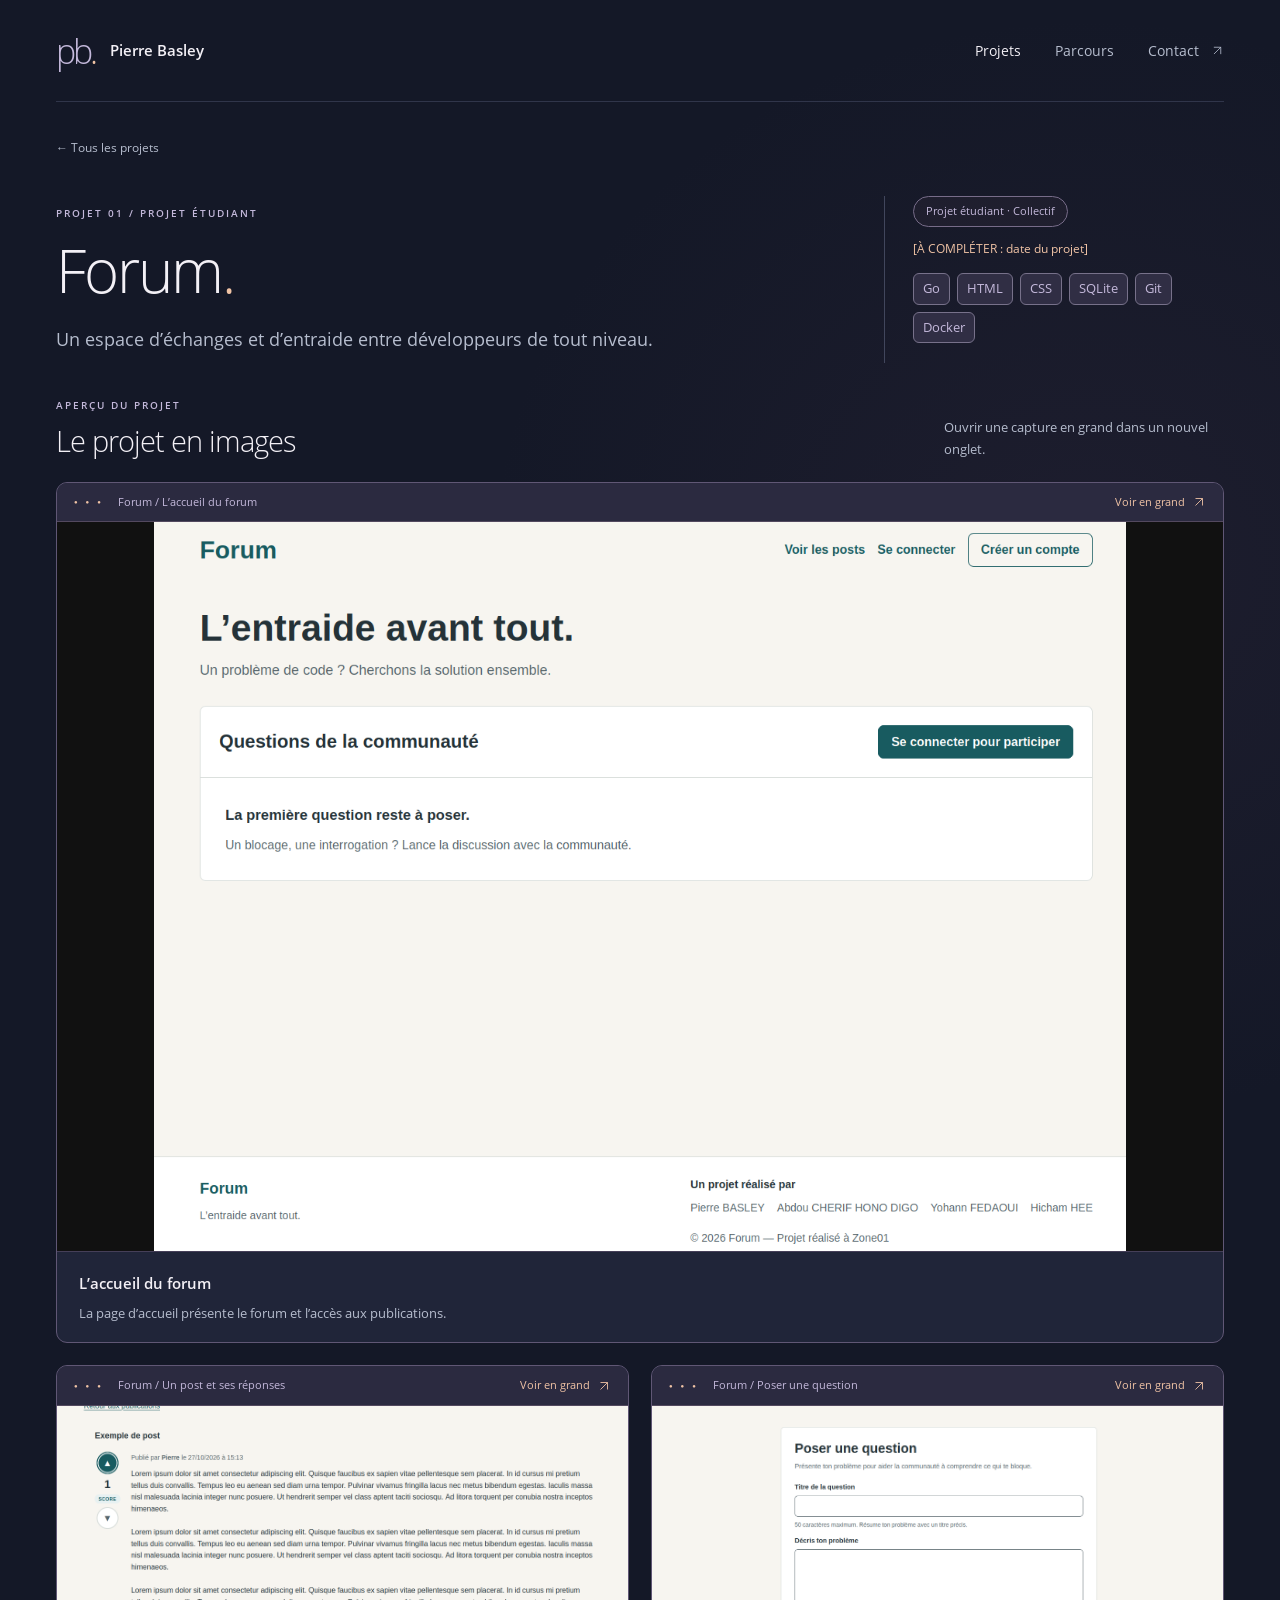
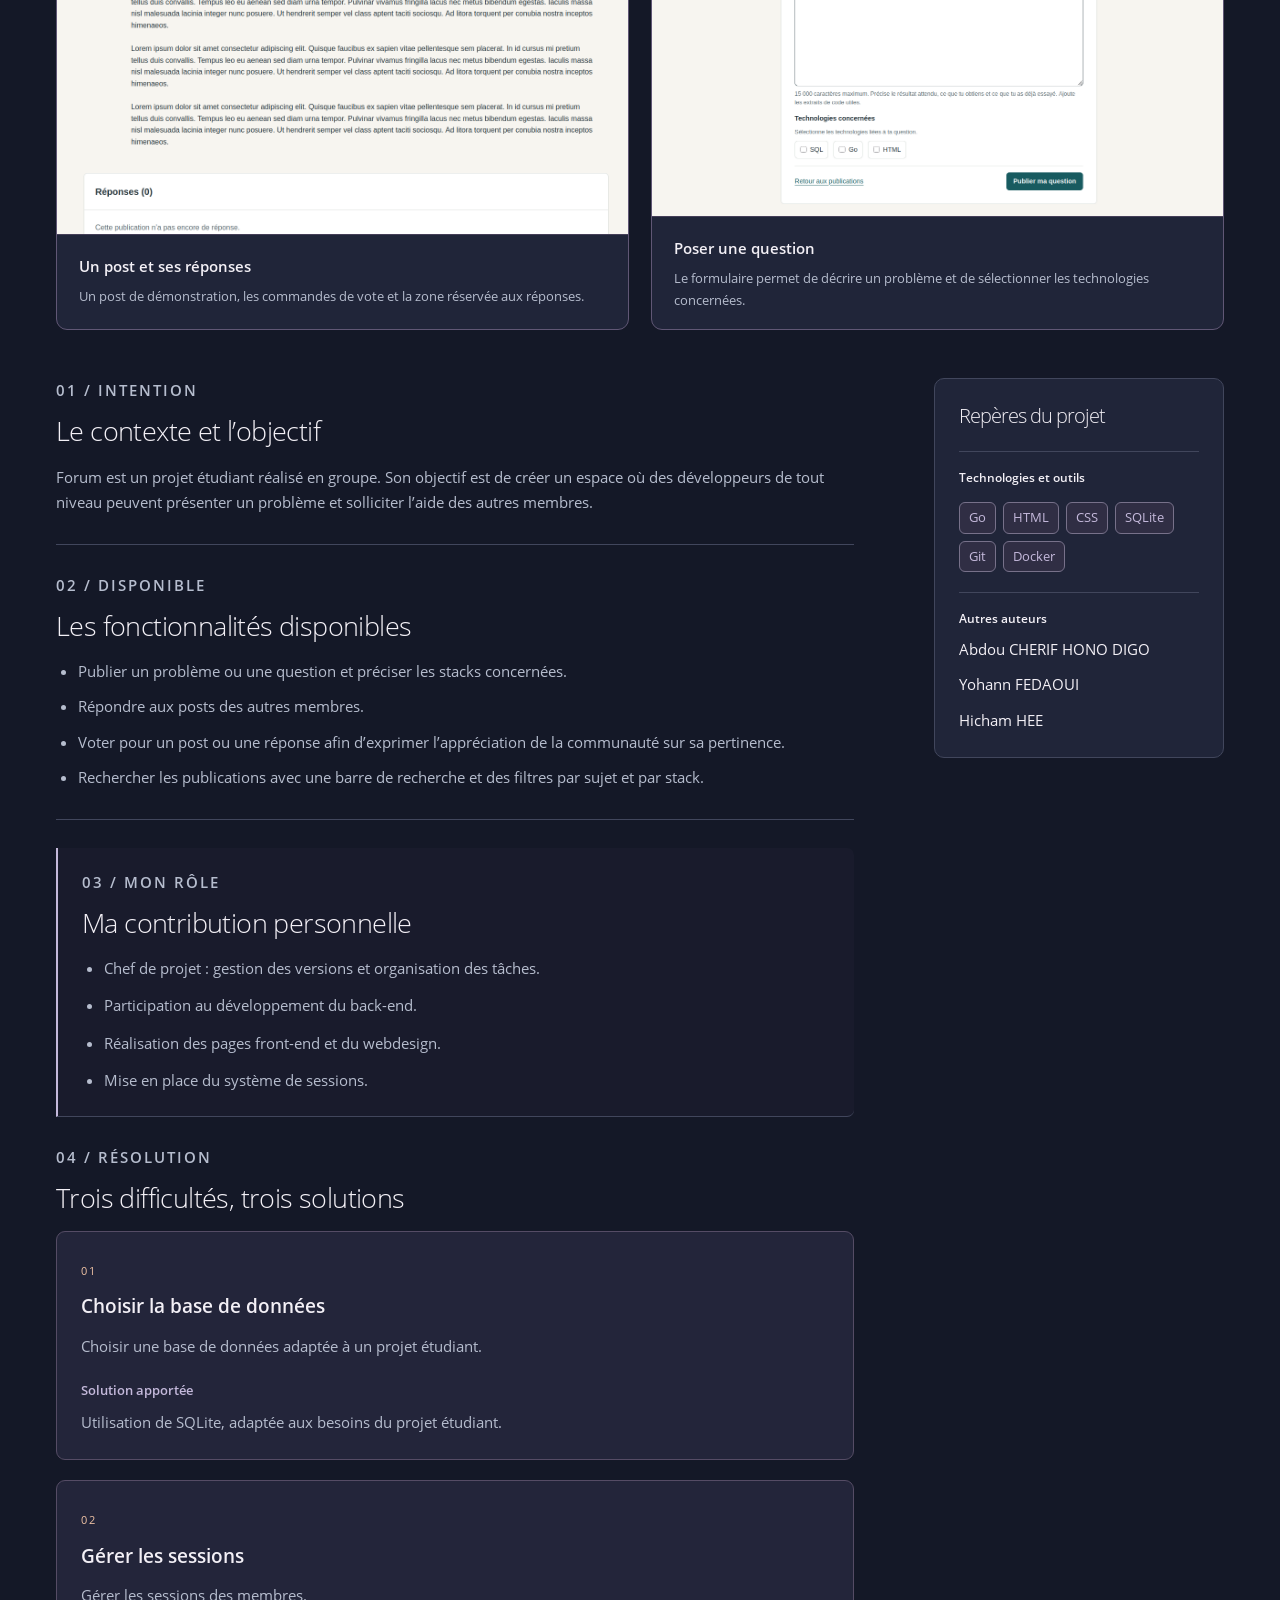
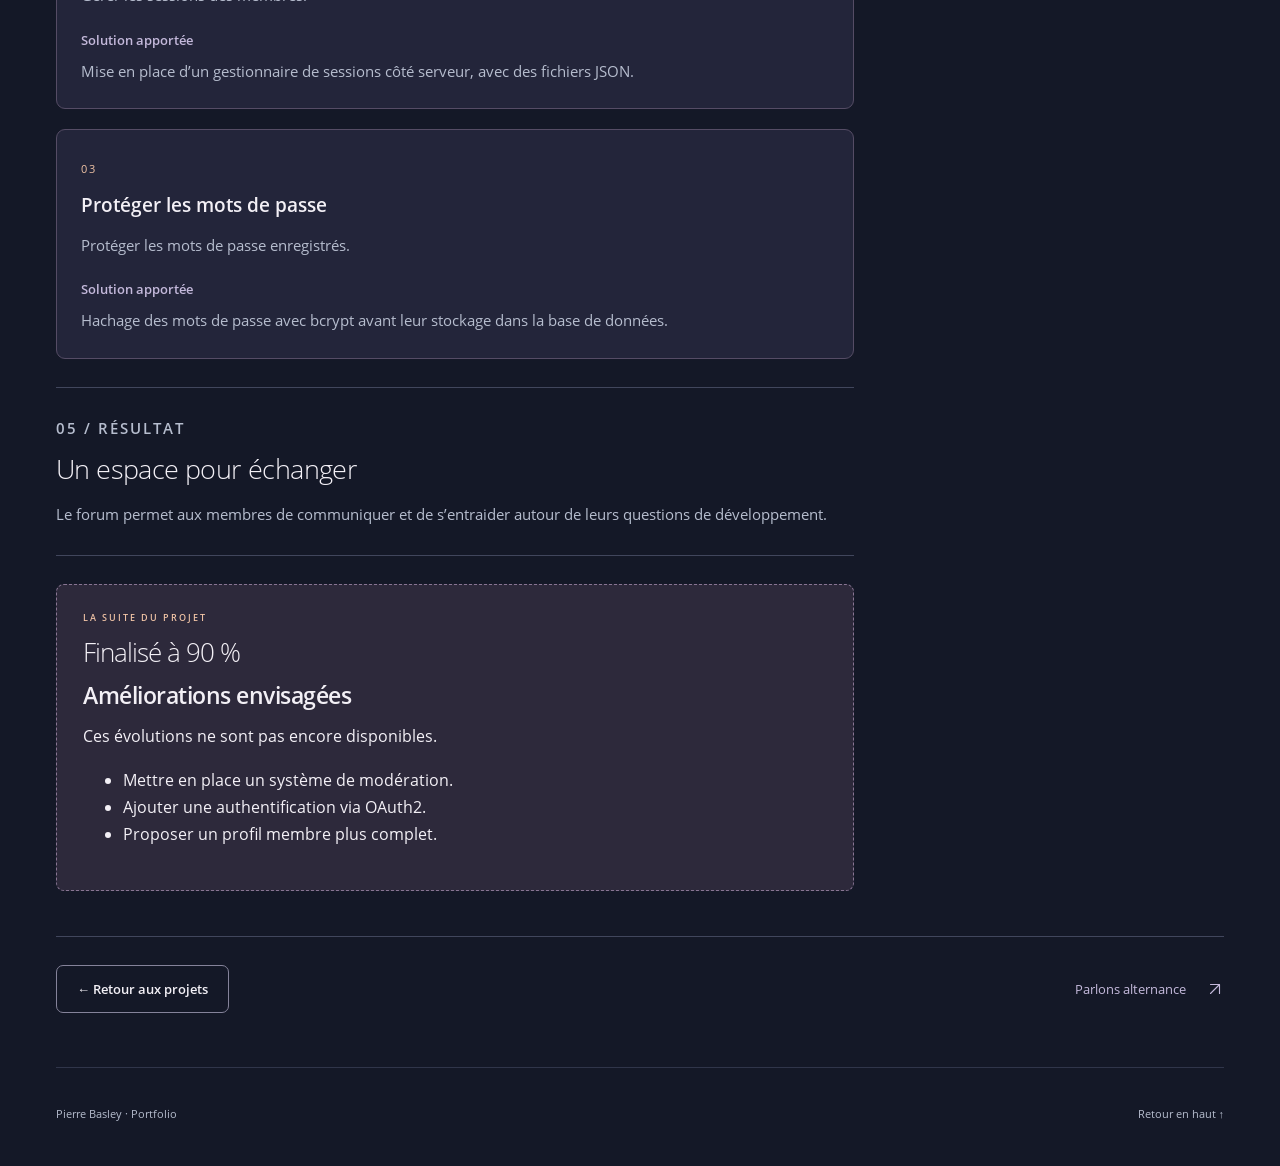
<file: projet-forum.html>
<!DOCTYPE html>

<html lang="fr"><head><meta charset="utf-8"/><meta content="width=device-width, initial-scale=1" name="viewport"/><title>Maquette projet — Forum — Pierre Basley</title><meta content="Maquette du portfolio de Pierre Basley, développeur en formation à la recherche d’une alternance." name="description"/><link href="style.css" rel="stylesheet"/></head><body><a class="skip" href="#contenu">Aller au contenu</a><header class="header wrap"><a aria-label="Pierre Basley, accueil" class="brand" href="index.html"><span aria-hidden="true" class="monogram">pb<span>.</span></span><span>Pierre Basley</span></a><nav aria-label="Navigation principale"><a href="index.html#projets">Projets</a><a href="index.html#parcours">Parcours</a><a href="index.html#contact">Contact <svg aria-hidden="true" class="icon" fill="none" viewbox="0 0 24 24"><path d="M6 18 18 6M6 6h12v12" stroke="currentColor" stroke-linecap="round" stroke-linejoin="round" stroke-width="1.5"></path></svg></a></nav></header><main class="wrap detail" id="contenu"><a class="back" href="index.html#projets">← Tous les projets</a><section class="detail-hero"><div><p class="eyebrow">PROJET 01 / PROJET ÉTUDIANT</p><h1>Forum<span class="title-dot">.</span></h1><p class="detail-lead">Un espace d’échanges et d’entraide entre développeurs de tout niveau.</p></div><div class="detail-reperes"><span class="pill">Projet étudiant · Collectif</span><p class="micro"><span class="pending">[À COMPLÉTER : date du projet]</span></p><div aria-label="Technologies et outils" class="tech-tags"><span class="tech-tag">Go</span><span class="tech-tag">HTML</span><span class="tech-tag">CSS</span><span class="tech-tag">SQLite</span><span class="tech-tag">Git</span><span class="tech-tag">Docker</span></div></div></section><section aria-labelledby="galerie-titre" class="project-gallery forum-gallery"><div class="gallery-heading"><div><p class="eyebrow">APERÇU DU PROJET</p><h2 id="galerie-titre">Le projet en images</h2></div><p>Ouvrir une capture en grand dans un nouvel onglet.</p></div><div class="gallery-grid"><figure class="project-shot shot-main"><a aria-label="Ouvrir la capture « L’accueil du forum » en taille originale (nouvel onglet)" class="shot-open" href="assets/projets/forum/accueil.png" rel="noopener" target="_blank"><div aria-hidden="true" class="shot-bar"><span>● ● ●</span><span>Forum / L’accueil du forum</span><span class="shot-hint">Voir en grand <svg aria-hidden="true" class="icon" fill="none" viewbox="0 0 24 24"><path d="M6 18 18 6M6 6h12v12" stroke="currentColor" stroke-width="1.5"></path></svg></span></div><div class="shot-media"><img alt="Accueil de Forum avec la présentation de l’entraide entre développeurs et la liste de publications encore vide." decoding="async" height="940" loading="eager" src="assets/projets/forum/accueil.png" width="1254"/></div></a><figcaption><strong>L’accueil du forum</strong><p>La page d’accueil présente le forum et l’accès aux publications.</p></figcaption></figure><figure class="project-shot"><a aria-label="Ouvrir la capture « Un post et ses réponses » en taille originale (nouvel onglet)" class="shot-open" href="assets/projets/forum/post-reponses.png" rel="noopener" target="_blank"><div aria-hidden="true" class="shot-bar"><span>● ● ●</span><span>Forum / Un post et ses réponses</span><span class="shot-hint">Voir en grand <svg aria-hidden="true" class="icon" fill="none" viewbox="0 0 24 24"><path d="M6 18 18 6M6 6h12v12" stroke="currentColor" stroke-width="1.5"></path></svg></span></div><div class="shot-media"><img alt="Post de démonstration dans Forum, avec les commandes de vote et une zone de réponses encore vide." decoding="async" height="940" loading="lazy" src="assets/projets/forum/post-reponses.png" width="1254"/></div></a><figcaption><strong>Un post et ses réponses</strong><p>Un post de démonstration, les commandes de vote et la zone réservée aux réponses.</p></figcaption></figure><figure class="project-shot"><a aria-label="Ouvrir la capture « Poser une question » en taille originale (nouvel onglet)" class="shot-open" href="assets/projets/forum/publier-question.png" rel="noopener" target="_blank"><div aria-hidden="true" class="shot-bar"><span>● ● ●</span><span>Forum / Poser une question</span><span class="shot-hint">Voir en grand <svg aria-hidden="true" class="icon" fill="none" viewbox="0 0 24 24"><path d="M6 18 18 6M6 6h12v12" stroke="currentColor" stroke-width="1.5"></path></svg></span></div><div class="shot-media"><img alt="Formulaire de publication d’une question dans Forum, avec le titre, la description du problème et les technologies concernées." decoding="async" height="893" loading="lazy" src="assets/projets/forum/publier-question.png" width="1244"/></div></a><figcaption><strong>Poser une question</strong><p>Le formulaire permet de décrire un problème et de sélectionner les technologies concernées.</p></figcaption></figure></div></section><div class="detail-columns"><div class="detail-content"><section class="detail-section"><p class="eyebrow">01 / INTENTION</p><h2>Le contexte et l’objectif</h2><p>Forum est un projet étudiant réalisé en groupe. Son objectif est de créer un espace où des développeurs de tout niveau peuvent présenter un problème et solliciter l’aide des autres membres.</p></section><section class="detail-section"><p class="eyebrow">02 / DISPONIBLE</p><h2>Les fonctionnalités disponibles</h2><ul><li>Publier un problème ou une question et préciser les stacks concernées.</li><li>Répondre aux posts des autres membres.</li><li>Voter pour un post ou une réponse afin d’exprimer l’appréciation de la communauté sur sa pertinence.</li><li>Rechercher les publications avec une barre de recherche et des filtres par sujet et par stack.</li></ul></section><section class="detail-section contribution"><p class="eyebrow">03 / MON RÔLE</p><h2>Ma contribution personnelle</h2><ul class="contribution-list"><li>Chef de projet : gestion des versions et organisation des tâches.</li><li>Participation au développement du back-end.</li><li>Réalisation des pages front-end et du webdesign.</li><li>Mise en place du système de sessions.</li></ul></section><section class="detail-section"><p class="eyebrow">04 / RÉSOLUTION</p><h2>Trois difficultés, trois solutions</h2><div class="problem-cases"><article class="problem-case"><span aria-hidden="true" class="case-number">01</span><h3>Choisir la base de données</h3><p>Choisir une base de données adaptée à un projet étudiant.</p><h4>Solution apportée</h4><p>Utilisation de SQLite, adaptée aux besoins du projet étudiant.</p></article><article class="problem-case"><span aria-hidden="true" class="case-number">02</span><h3>Gérer les sessions</h3><p>Gérer les sessions des membres.</p><h4>Solution apportée</h4><p>Mise en place d’un gestionnaire de sessions côté serveur, avec des fichiers JSON.</p></article><article class="problem-case"><span aria-hidden="true" class="case-number">03</span><h3>Protéger les mots de passe</h3><p>Protéger les mots de passe enregistrés.</p><h4>Solution apportée</h4><p>Hachage des mots de passe avec bcrypt avant leur stockage dans la base de données.</p></article></div></section><section class="detail-section"><p class="eyebrow">05 / RÉSULTAT</p><h2>Un espace pour échanger</h2><p>Le forum permet aux membres de communiquer et de s’entraider autour de leurs questions de développement.</p></section><section aria-labelledby="suite-titre" class="future forum-next-steps"><p class="eyebrow">LA SUITE DU PROJET</p><h2 id="suite-titre">Finalisé à 90 %</h2><h3>Améliorations envisagées</h3><p>Ces évolutions ne sont pas encore disponibles.</p><ul><li>Mettre en place un système de modération.</li><li>Ajouter une authentification via OAuth2.</li><li>Proposer un profil membre plus complet.</li></ul></section></div><aside aria-label="Repères du projet" class="project-sidebar"><h2>Repères du projet</h2><div><h3>Technologies et outils</h3><div aria-label="Technologies et outils" class="tech-tags"><span class="tech-tag">Go</span><span class="tech-tag">HTML</span><span class="tech-tag">CSS</span><span class="tech-tag">SQLite</span><span class="tech-tag">Git</span><span class="tech-tag">Docker</span></div></div><div><h3>Autres auteurs</h3><ul class="coauthors"><li>Abdou CHERIF HONO DIGO</li><li>Yohann FEDAOUI</li><li>Hicham HEE</li></ul></div></aside></div><div class="detail-end"><a class="button secondary" href="index.html#projets">← Retour aux projets</a><a class="text-link" href="index.html#contact">Parlons alternance <svg aria-hidden="true" class="icon" fill="none" viewbox="0 0 24 24"><path d="M6 18 18 6M6 6h12v12" stroke="currentColor" stroke-linecap="round" stroke-linejoin="round" stroke-width="1.5"></path></svg></a></div></main><footer class="footer wrap"><span>Pierre Basley · Portfolio</span><a href="#contenu">Retour en haut ↑</a></footer></body></html>
</file>
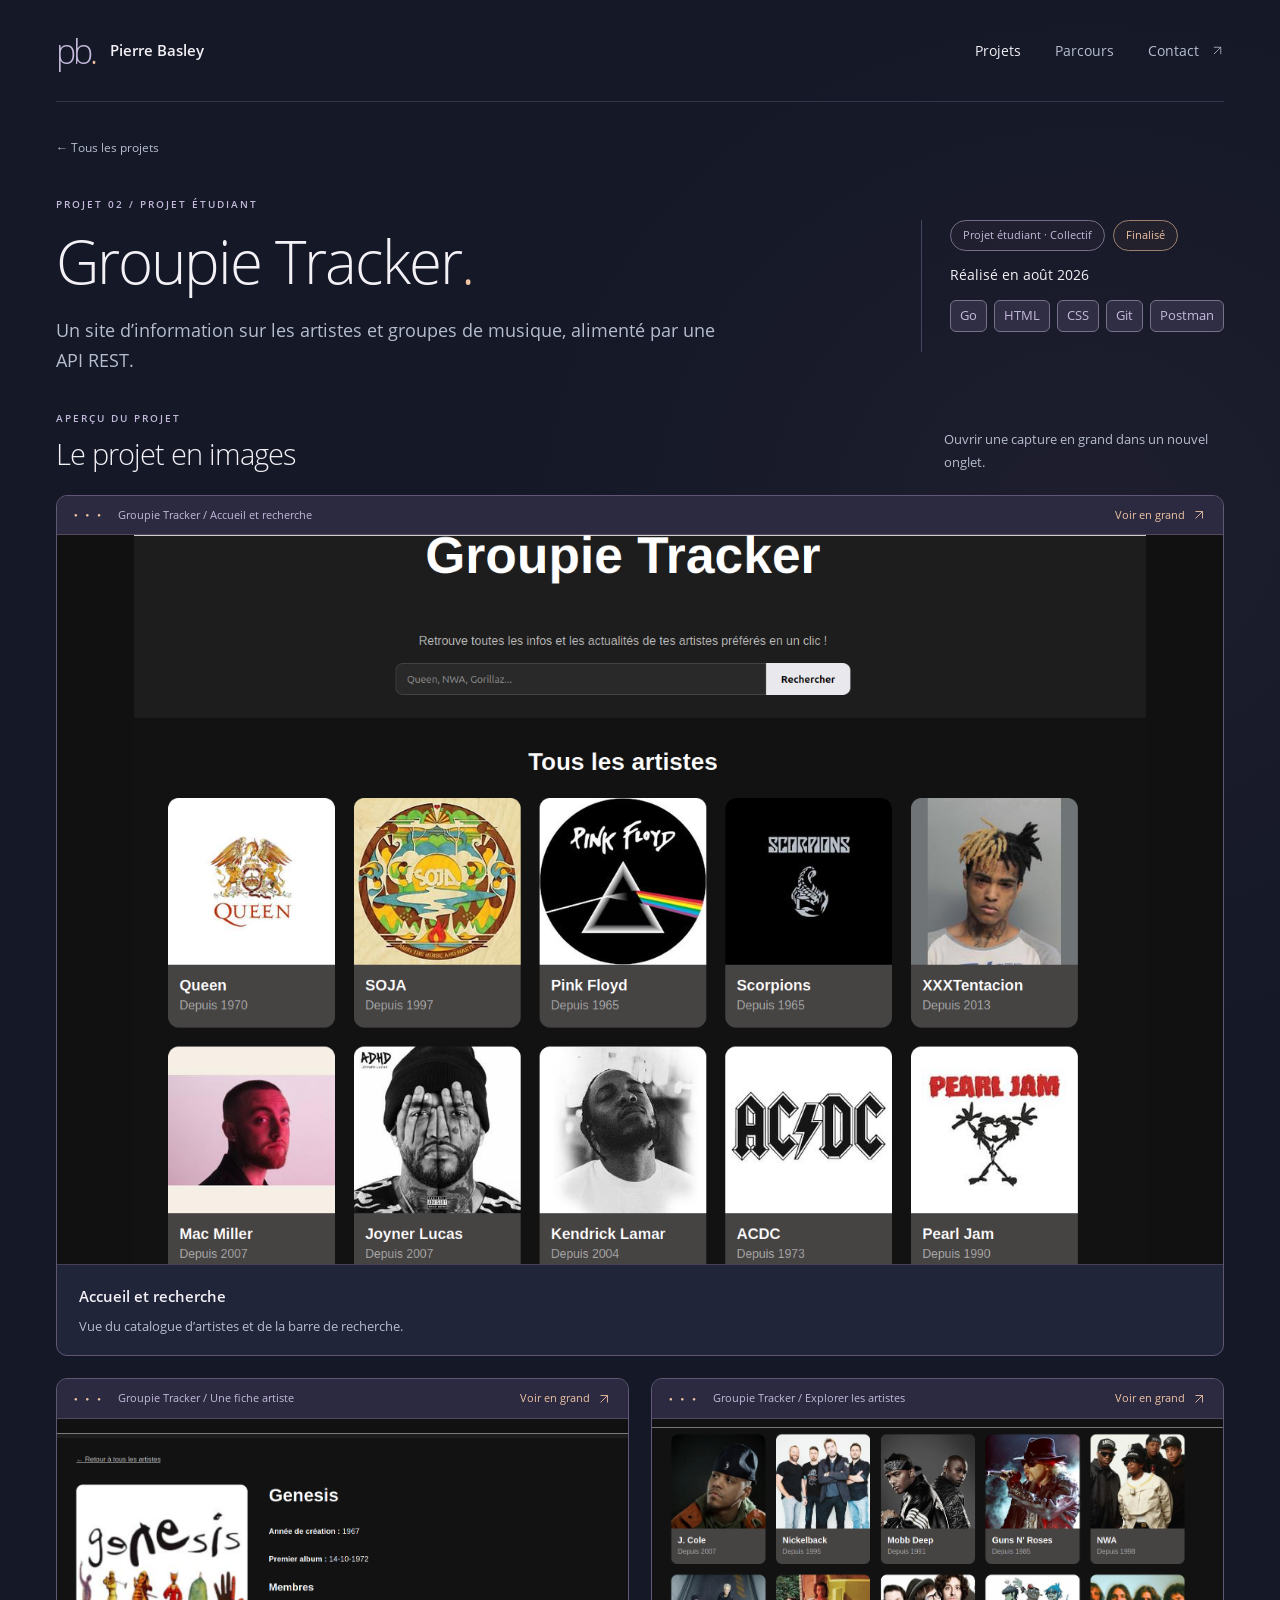
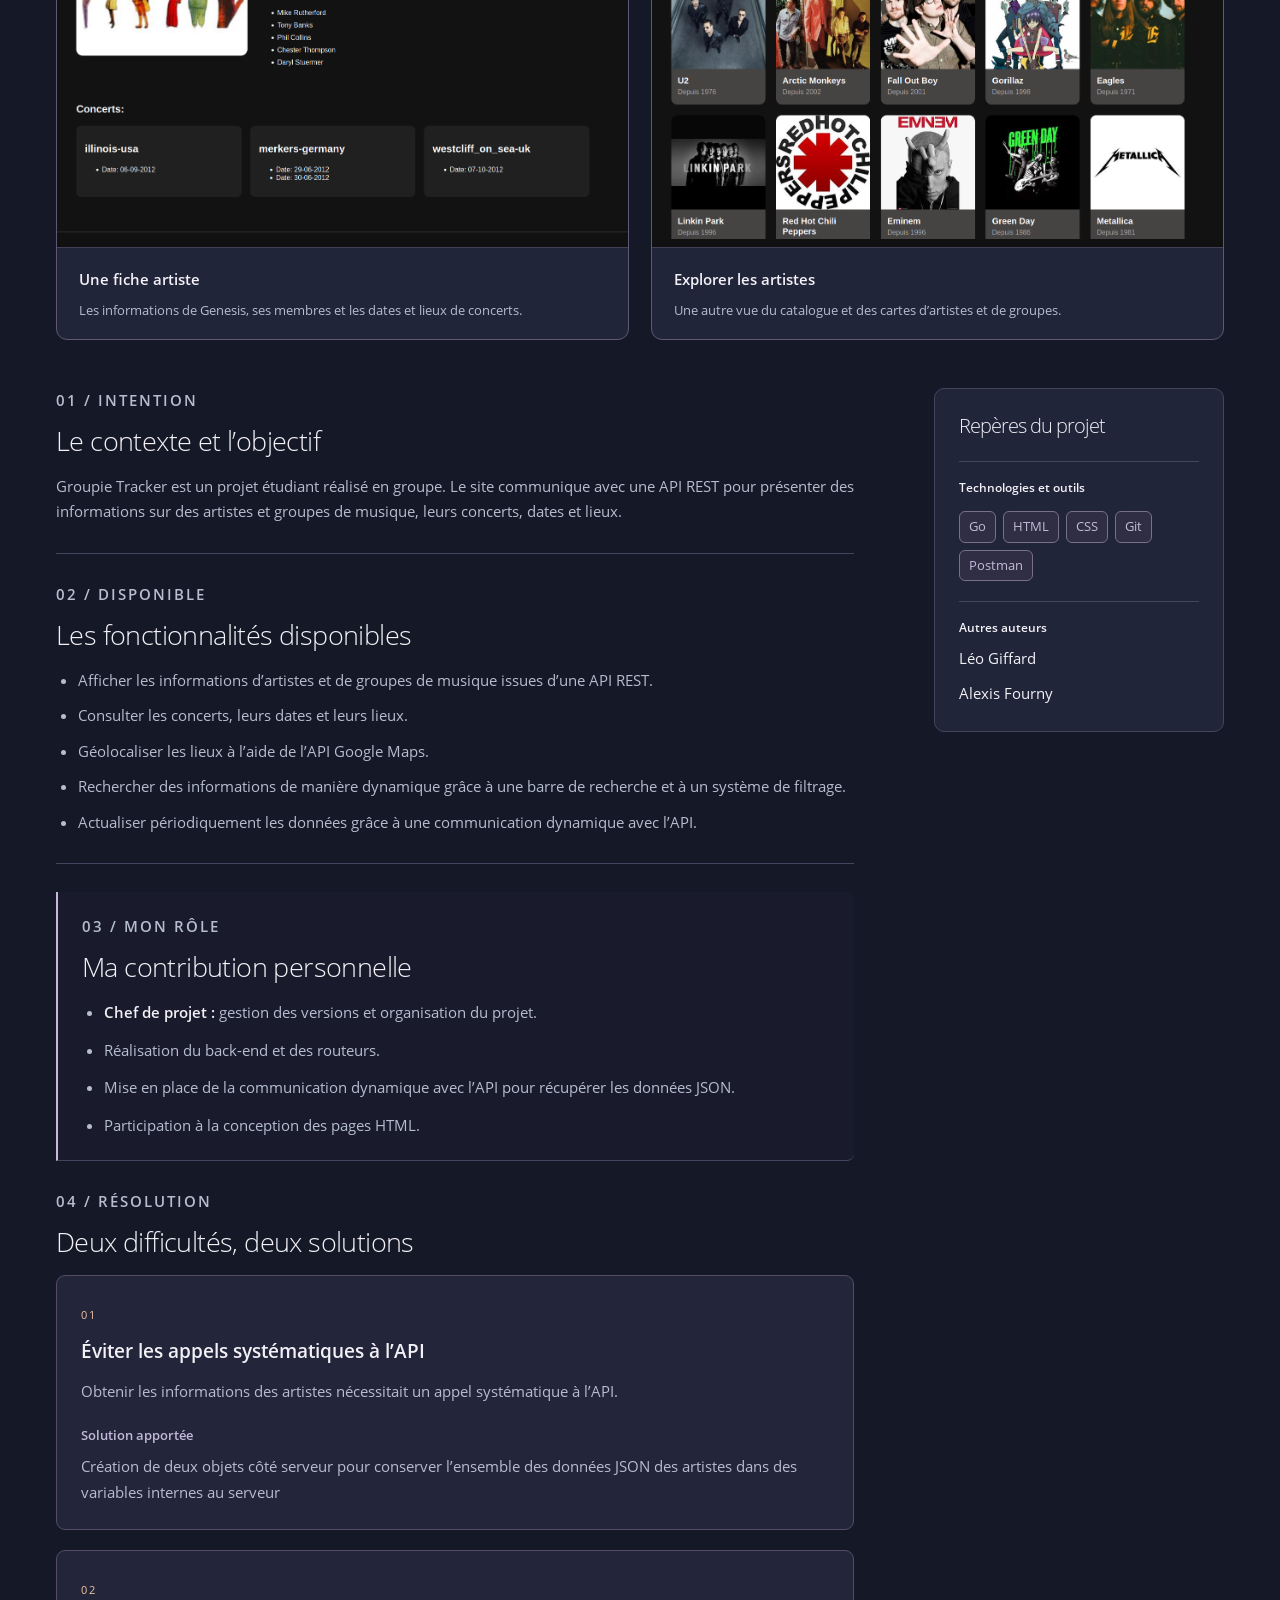
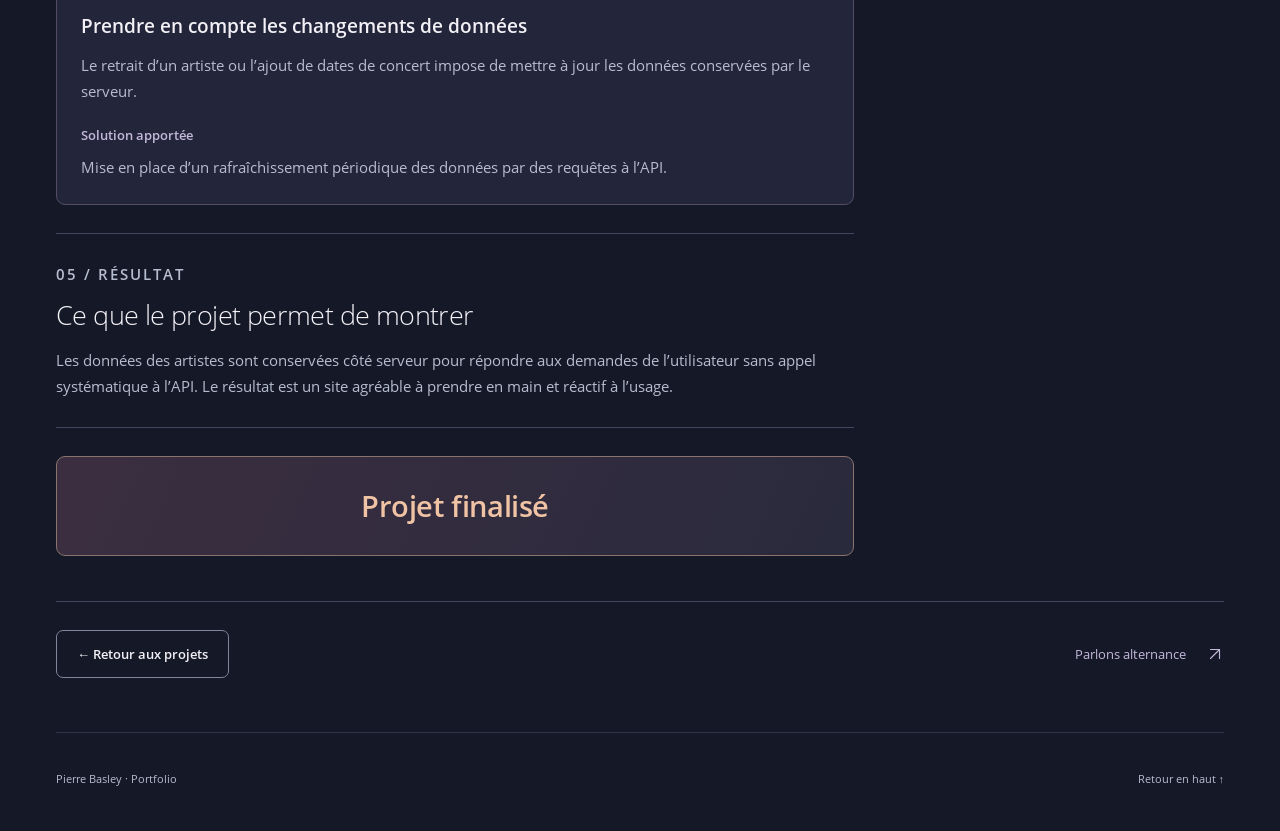
<file: projet-serveur.html>
<!DOCTYPE html>

<html lang="fr"><head><meta charset="utf-8"/><meta content="width=device-width, initial-scale=1" name="viewport"/><title>Maquette projet — Groupie Tracker — Pierre Basley</title><meta content="Maquette du portfolio de Pierre Basley, développeur en formation à la recherche d’une alternance." name="description"/><link href="style.css" rel="stylesheet"/></head><body><a class="skip" href="#contenu">Aller au contenu</a><header class="header wrap"><a aria-label="Pierre Basley, accueil" class="brand" href="index.html"><span aria-hidden="true" class="monogram">pb<span>.</span></span><span>Pierre Basley</span></a><nav aria-label="Navigation principale"><a href="index.html#projets">Projets</a><a href="index.html#parcours">Parcours</a><a href="index.html#contact">Contact <svg aria-hidden="true" class="icon" fill="none" viewbox="0 0 24 24"><path d="M6 18 18 6M6 6h12v12" stroke="currentColor" stroke-linecap="round" stroke-linejoin="round" stroke-width="1.5"></path></svg></a></nav></header><main class="wrap detail" id="contenu"><a class="back" href="index.html#projets">← Tous les projets</a><section class="detail-hero"><div><p class="eyebrow">PROJET 02 / PROJET ÉTUDIANT</p><h1>Groupie Tracker<span class="title-dot">.</span></h1><p class="detail-lead">Un site d’information sur les artistes et groupes de musique, alimenté par une API REST.</p></div><div class="detail-reperes"><div class="project-state"><span class="pill">Projet étudiant · Collectif</span><span class="pill done-pill">Finalisé</span></div><p class="project-date">Réalisé en <time datetime="2026-08">août 2026</time></p><div aria-label="Technologies et outils" class="tech-tags"><span class="tech-tag">Go</span><span class="tech-tag">HTML</span><span class="tech-tag">CSS</span><span class="tech-tag">Git</span><span class="tech-tag">Postman</span></div></div></section><section aria-labelledby="galerie-titre" class="project-gallery"><div class="gallery-heading"><div><p class="eyebrow">APERÇU DU PROJET</p><h2 id="galerie-titre">Le projet en images</h2></div><p>Ouvrir une capture en grand dans un nouvel onglet.</p></div><div class="gallery-grid"><figure class="project-shot shot-main"><a aria-label="Ouvrir la capture « Accueil et recherche » en taille originale (nouvel onglet)" class="shot-open" href="assets/projets/groupie-tracker/catalogue-accueil.png" rel="noopener" target="_blank"><div aria-hidden="true" class="shot-bar"><span>● ● ●</span><span>Groupie Tracker / Accueil et recherche</span><span class="shot-hint">Voir en grand <svg aria-hidden="true" class="icon" fill="none" viewbox="0 0 24 24"><path d="M6 18 18 6M6 6h12v12" stroke="currentColor" stroke-width="1.5"></path></svg></span></div><div class="shot-media"><img alt="Catalogue d’artistes de Groupie Tracker avec sa barre de recherche." decoding="async" height="962" loading="eager" src="assets/projets/groupie-tracker/catalogue-accueil.png" width="1335"/></div></a><figcaption><strong>Accueil et recherche</strong><p>Vue du catalogue d’artistes et de la barre de recherche.</p></figcaption></figure><figure class="project-shot"><a aria-label="Ouvrir la capture « Une fiche artiste » en taille originale (nouvel onglet)" class="shot-open" href="assets/projets/groupie-tracker/fiche-genesis.png" rel="noopener" target="_blank"><div aria-hidden="true" class="shot-bar"><span>● ● ●</span><span>Groupie Tracker / Une fiche artiste</span><span class="shot-hint">Voir en grand <svg aria-hidden="true" class="icon" fill="none" viewbox="0 0 24 24"><path d="M6 18 18 6M6 6h12v12" stroke="currentColor" stroke-width="1.5"></path></svg></span></div><div class="shot-media"><img alt="Fiche Genesis dans Groupie Tracker, avec les membres du groupe et les dates et lieux de concerts." decoding="async" height="936" loading="lazy" src="assets/projets/groupie-tracker/fiche-genesis.png" width="1335"/></div></a><figcaption><strong>Une fiche artiste</strong><p>Les informations de Genesis, ses membres et les dates et lieux de concerts.</p></figcaption></figure><figure class="project-shot"><a aria-label="Ouvrir la capture « Explorer les artistes » en taille originale (nouvel onglet)" class="shot-open" href="assets/projets/groupie-tracker/catalogue-suite.png" rel="noopener" target="_blank"><div aria-hidden="true" class="shot-bar"><span>● ● ●</span><span>Groupie Tracker / Explorer les artistes</span><span class="shot-hint">Voir en grand <svg aria-hidden="true" class="icon" fill="none" viewbox="0 0 24 24"><path d="M6 18 18 6M6 6h12v12" stroke="currentColor" stroke-width="1.5"></path></svg></span></div><div class="shot-media"><img alt="Suite du catalogue de Groupie Tracker, avec les cartes d’artistes et de groupes." decoding="async" height="962" loading="lazy" src="assets/projets/groupie-tracker/catalogue-suite.png" width="1335"/></div></a><figcaption><strong>Explorer les artistes</strong><p>Une autre vue du catalogue et des cartes d’artistes et de groupes.</p></figcaption></figure></div></section><div class="detail-columns"><div class="detail-content"><section class="detail-section"><p class="eyebrow">01 / INTENTION</p><h2>Le contexte et l’objectif</h2><p>Groupie Tracker est un projet étudiant réalisé en groupe. Le site communique avec une API REST pour présenter des informations sur des artistes et groupes de musique, leurs concerts, dates et lieux.</p></section><section class="detail-section"><p class="eyebrow">02 / DISPONIBLE</p><h2>Les fonctionnalités disponibles</h2><ul><li>Afficher les informations d’artistes et de groupes de musique issues d’une API REST.</li><li>Consulter les concerts, leurs dates et leurs lieux.</li><li>Géolocaliser les lieux à l’aide de l’API Google Maps.</li><li>Rechercher des informations de manière dynamique grâce à une barre de recherche et à un système de filtrage.</li><li>Actualiser périodiquement les données grâce à une communication dynamique avec l’API.</li></ul></section><section class="detail-section contribution"><p class="eyebrow">03 / MON RÔLE</p><h2>Ma contribution personnelle</h2><ul class="contribution-list"><li><strong>Chef de projet :</strong> gestion des versions et organisation du projet.</li><li>Réalisation du back-end et des routeurs.</li><li>Mise en place de la communication dynamique avec l’API pour récupérer les données JSON.</li><li>Participation à la conception des pages HTML.</li></ul></section><section class="detail-section"><p class="eyebrow">04 / RÉSOLUTION</p><h2>Deux difficultés, deux solutions</h2><div class="problem-cases"><article class="problem-case"><span aria-hidden="true" class="case-number">01</span><h3>Éviter les appels systématiques à l’API</h3><p>Obtenir les informations des artistes nécessitait un appel systématique à l’API.</p><h4>Solution apportée</h4><p>Création de deux objets côté serveur pour conserver l’ensemble des données JSON des artistes dans des variables internes au serveur</p></article><article class="problem-case"><span aria-hidden="true" class="case-number">02</span><h3>Prendre en compte les changements de données</h3><p>Le retrait d’un artiste ou l’ajout de dates de concert impose de mettre à jour les données conservées par le serveur.</p><h4>Solution apportée</h4><p>Mise en place d’un rafraîchissement périodique des données par des requêtes à l’API.</p></article></div></section><section class="detail-section"><p class="eyebrow">05 / RÉSULTAT</p><h2>Ce que le projet permet de montrer</h2><p>Les données des artistes sont conservées côté serveur pour répondre aux demandes de l’utilisateur sans appel systématique à l’API. Le résultat est un site agréable à prendre en main et réactif à l’usage.</p></section><section aria-label="État du projet" class="project-completed project-completed-simple"><h2>Projet finalisé</h2></section></div><aside aria-label="Repères du projet" class="project-sidebar"><h2>Repères du projet</h2><div><h3>Technologies et outils</h3><div class="tech-tags"><span class="tech-tag">Go</span><span class="tech-tag">HTML</span><span class="tech-tag">CSS</span><span class="tech-tag">Git</span><span class="tech-tag">Postman</span></div></div><div><h3>Autres auteurs</h3><ul class="coauthors"><li>Léo Giffard</li><li>Alexis Fourny</li></ul></div></aside></div><div class="detail-end"><a class="button secondary" href="index.html#projets">← Retour aux projets</a><a class="text-link" href="index.html#contact">Parlons alternance <svg aria-hidden="true" class="icon" fill="none" viewbox="0 0 24 24"><path d="M6 18 18 6M6 6h12v12" stroke="currentColor" stroke-linecap="round" stroke-linejoin="round" stroke-width="1.5"></path></svg></a></div></main><footer class="footer wrap"><span>Pierre Basley · Portfolio</span><a href="#contenu">Retour en haut ↑</a></footer></body></html>
</file>
<file: style.css>
@font-face{font-family:Portfolio;src:url('assets/fonts/OpenSans-Regular.ttf') format('truetype');font-weight:400;font-display:swap}@font-face{font-family:Portfolio;src:url('assets/fonts/OpenSans-Semibold.ttf') format('truetype');font-weight:600;font-display:swap}@font-face{font-family:Portfolio;src:url('assets/fonts/OpenSans-Light.ttf') format('truetype');font-weight:300;font-display:swap}
:root{--bg:#141827;--surface:#202539;--surface2:#292B40;--ink:#F3F0F6;--muted:#B6BDCE;--purple:#C4B9DB;--warm:#F0C3A5;--line:#41465C;--subtle:#30354A}*{box-sizing:border-box}html{scroll-behavior:smooth;scroll-padding-top:24px}body{margin:0;background:radial-gradient(ellipse 600px 550px at 85% 13%,#42324935,transparent),var(--bg);color:var(--ink);font:400 16px/1.7 Portfolio,'Segoe UI',sans-serif}a{color:inherit;text-decoration:none}a:hover{text-decoration:underline;text-underline-offset:6px}button{font:inherit}button:disabled{cursor:default}a:focus-visible,button:focus-visible{outline:3px solid var(--warm);outline-offset:6px;border-radius:4px}strong{font-weight:600;color:var(--ink)}.wrap{width:min(1200px,calc(100% - 112px));margin:auto}.skip{position:absolute;top:-100px;left:24px;z-index:10;background:var(--warm);color:var(--bg);padding:12px 20px}.skip:focus{top:16px}.header{height:102px;border-bottom:1px solid var(--subtle);display:flex;align-items:center;justify-content:space-between}.brand{display:flex;align-items:center;gap:15px;font-size:15px;font-weight:600}.monogram{letter-spacing:-3px;font-size:34px;line-height:1;color:var(--purple);font-weight:300}.monogram span{color:var(--warm)}nav{display:flex;gap:34px;font-size:14px;color:var(--muted)}nav a{display:inline-flex;align-items:center;gap:12px;min-height:44px}nav a:first-child{color:var(--ink)}.hero{padding:64px 0 50px;display:grid;grid-template-columns:1.65fr 1fr;align-items:center;gap:54px}.eyebrow{font-size:10px;letter-spacing:2px;font-weight:600;color:var(--purple);margin:0 0 22px;line-height:1.6}.status-dot{display:inline-block;background:var(--warm);border-radius:50%;width:7px;height:7px;margin-right:10px;box-shadow:0 0 14px #F0C3A533}h1,h2,h3,p{margin-top:0}h1{font-size:52px;line-height:1.18;letter-spacing:-2px;font-weight:300;margin-bottom:26px}h1 span{color:var(--purple)}.lead{font-size:18px;line-height:1.7;max-width:630px;margin:0 0 12px}.hero-sub{font-size:15px;line-height:1.8;color:var(--muted);max-width:590px}.actions{display:flex;gap:14px;margin:28px 0 0;align-items:flex-start}.button{min-height:48px;display:inline-flex;align-items:center;justify-content:center;gap:24px;padding:12px 20px;border:1px solid #85839A;border-radius:7px;font-size:13px;font-weight:600;line-height:1.6;text-align:center}.button:hover{border-color:var(--warm)}.primary{background:var(--purple);border-color:var(--purple);color:#1B1C30}.secondary{background:transparent;color:var(--ink)}.button[disabled]{border-style:dashed}.cv-action{display:flex;flex-direction:column;gap:7px}.micro{font-size:11px;line-height:1.7}.pending{color:var(--warm);overflow-wrap:anywhere}.cv-action .micro{font-size:9px;max-width:220px}.evening{height:346px;position:relative;isolation:isolate;overflow:hidden;border-radius:130px 130px 14px 14px;background:linear-gradient(130deg,#3B3349,#242A41 80%);border:1px solid #5B506655}.aura{position:absolute;inset:0;background:radial-gradient(ellipse at 80% 66%,#E5A77A17,transparent 45%)}.window{position:absolute;left:31px;right:31px;top:25px;height:240px;border:7px solid #1D2033;border-bottom-width:11px;border-radius:115px 115px 0 0;overflow:hidden;background:linear-gradient(#444259,#5E5367)}.moon{position:absolute;width:29px;height:29px;right:56px;top:42px;border-radius:50%;background:#E7C7B6;box-shadow:0 0 32px #E7C7B630}.stars{position:absolute;left:53px;top:40px;font-size:16px;color:#CDC0D4;letter-spacing:10px}.hill{position:absolute;width:350px;height:130px;border-radius:50% 50% 0 0;bottom:-22px}.hill.h1{background:#343D55;left:-86px;transform:rotate(11deg)}.hill.h2{background:#2B344B;right:-115px;bottom:-36px;transform:rotate(-20deg)}.city{position:absolute;bottom:0;height:45px;left:0;right:0;background:#282D44;clip-path:polygon(0 100%,0 50%,12% 50%,12% 17%,21% 17%,21% 70%,33% 70%,33% 37%,41% 37%,41% 65%,60% 65%,60% 20%,71% 20%,71% 60%,86% 60%,86% 42%,100% 42%,100% 100%)}.bar{position:absolute;width:5px;top:0;bottom:0;background:#1D2033;left:49%}.desk{position:absolute;left:0;right:0;height:11px;background:#947A80;bottom:56px;box-shadow:0 4px 15px #0003}.laptop{position:absolute;width:125px;height:82px;bottom:73px;left:91px;border:6px solid #1A1E30;background:#232A41;border-radius:7px;transform:rotate(-4deg);padding:12px 10px}.laptop i{display:block;width:70%;height:3px;margin-bottom:9px;background:#BAA9CE;border-radius:2px}.laptop i:nth-child(2){width:40%;background:#E5B99D}.laptop i:nth-child(3){margin-left:10%;width:65%;background:#8697B2}.laptop i:nth-child(4){width:45%}.base{position:absolute;width:148px;height:7px;background:#494B62;bottom:66px;left:82px;border-radius:0 0 50% 50%}.mug{position:absolute;right:62px;bottom:67px;width:25px;height:29px;background:#B89B9C;border-radius:2px 2px 9px 9px}.mug:after{content:'';position:absolute;right:-8px;width:10px;height:14px;border:3px solid #B89B9C;top:4px;border-radius:50%}.lamp{position:absolute;right:44px;bottom:68px;width:5px;height:125px;background:#665B6C;transform:rotate(10deg)}.lamp:before{content:'';position:absolute;top:0;left:-33px;width:42px;height:22px;background:#BBA099;border-radius:20px 20px 2px 2px;transform:rotate(-10deg)}.lamp:after{content:'';position:absolute;left:-19px;bottom:-2px;width:40px;height:5px;background:#665B6C;transform:rotate(-10deg);border-radius:50%}.lamp i{position:absolute;left:-52px;top:22px;width:70px;height:115px;background:linear-gradient(#E0AD8125,transparent);clip-path:polygon(30% 0,80% 0,100% 100%,0 100%)}.plant{position:absolute;left:33px;bottom:67px;width:27px;height:29px;background:#6D7284;border-radius:1px 1px 8px 8px}.plant i{position:absolute;left:8px;bottom:25px;width:13px;height:38px;background:#788C8C;border-radius:100% 0;transform:rotate(-35deg)}.plant i:nth-child(2){left:18px;transform:rotate(25deg);height:43px}.plant i:nth-child(3){height:52px;left:11px;transform:rotate(-8deg)}.art-note{position:absolute;bottom:16px;left:0;right:0;text-align:center;color:#D7C5D2;font-size:10px;letter-spacing:3px}.contract{display:grid;grid-template-columns:repeat(4,1fr);gap:22px;border-block:1px solid var(--line);padding:24px 0}.contract>div+div{border-left:1px solid var(--subtle);padding-left:24px}.contract h2{font-weight:600;font-size:12px;color:var(--muted);letter-spacing:0;margin:0 0 6px}.contract p{font-size:11px;margin:0}.projects{padding:70px 0 60px}.section-heading{display:flex;align-items:flex-end;justify-content:space-between;margin:0 0 30px;gap:20px}.section-heading .eyebrow{margin-bottom:12px}h2{font-size:34px;font-weight:300;letter-spacing:-1px;line-height:1.3;margin-bottom:22px}.section-heading h2{margin:0}.section-heading>p{font-size:13px;line-height:1.8;color:var(--muted);margin:0 0 2px;max-width:245px}.project-grid{display:grid;grid-template-columns:1fr 1fr;gap:24px}.project-card{background:var(--surface);border:1px solid #46495F;border-radius:11px;overflow:hidden;transition:border-color .18s ease}.project-card:focus-within,.project-card:hover{border-color:#B4A6C5}.project-art{height:176px;position:relative;border-bottom:1px solid #3A4055;display:flex;justify-content:center;background:radial-gradient(ellipse at 25% 50%,#463A5355,transparent),#252B40}.project-art.serveur{background:radial-gradient(ellipse at 75% 50%,#2C485555,transparent),#252D40}.project-art.ascii{background:radial-gradient(ellipse at 40% 50%,#3F405455,transparent),#252A40}.project-art.coach{background:radial-gradient(ellipse at 75% 50%,#5B3B4755,transparent),#2F2A3E}.project-art svg{width:90%;height:100%;max-width:520px}.project-art>span{position:absolute;bottom:6px;right:12px;font-size:8px;letter-spacing:.5px;color:#C6C2D2}.card-copy{padding:24px 28px 16px}.card-top{display:flex;align-items:center;justify-content:space-between}.label{font-size:10px;letter-spacing:1px;color:var(--purple)}.coach+.card-copy .label{background:#F0C3A51A;color:var(--warm);border:1px solid #9B7E6D;padding:3px 8px;border-radius:4px}.project-number{font-size:11px;color:var(--muted)}h3{font-size:23px;line-height:1.3;font-weight:600;letter-spacing:-.5px;margin:12px 0}.summary{font-size:14px;color:var(--muted);max-width:420px;min-height:48px;margin-bottom:14px;line-height:1.7}.tech-pending{font-size:10px;margin:0 0 20px}.card-link{border-top:1px solid var(--line);display:flex;justify-content:space-between;align-items:center;min-height:50px;color:var(--purple);font-size:12px;font-weight:600;padding-top:9px}.card-link span{font-size:19px;font-weight:400}.section-footnote{font-size:11px;color:var(--muted);margin:18px 0 0}.about{border-top:1px solid var(--line);display:grid;grid-template-columns:1fr 1fr;gap:110px;padding:65px 0}.about h2{font-size:37px}.about p{font-size:14px;color:var(--muted)}.about .pending{color:var(--warm);font-size:11px}.about-intro>p:not(.eyebrow){max-width:430px}.skills>div+div{border-top:1px solid var(--line);padding-top:20px;margin-top:20px}.skills h3{font-size:16px;margin:0 0 7px;letter-spacing:0}.skills p{margin:0 0 6px;font-size:13px}.skills .micro{font-size:10px}.skills a{text-decoration:underline;text-underline-offset:4px;color:var(--purple)}.contact{margin:0 0 54px;border:1px solid #66556A;border-radius:12px;background:radial-gradient(ellipse at 0 100%,#48384B70,transparent),#24283C;padding:36px 42px;display:flex;justify-content:space-between;align-items:center;gap:30px}.contact .eyebrow{margin-bottom:12px}.contact h2{font-size:37px;margin-bottom:12px}.contact p{font-size:13px;color:var(--muted);margin:0}.contact-actions{display:flex;flex-direction:column;align-items:stretch;min-width:242px}.contact-actions p.pending{font-size:10px;color:var(--warm);margin:6px 0 16px;text-align:center}.github{font-size:12px;text-align:center;min-height:44px;display:flex;gap:24px;align-items:center;justify-content:center}.footer{border-top:1px solid var(--subtle);padding:22px 0 30px;display:flex;align-items:center;justify-content:space-between;gap:20px;font-size:10px;color:var(--muted)}.footer a{min-height:44px;display:flex;align-items:center}.detail{padding-bottom:54px}.back{min-height:44px;display:inline-flex;align-items:center;gap:12px;margin:24px 0 18px;font-size:12px;color:var(--muted)}.detail-hero{display:flex;align-items:center;justify-content:space-between;gap:60px;padding:8px 0 34px}.detail-hero .eyebrow{margin-bottom:14px}.detail-hero h1{font-size:64px;margin:0 0 18px}.title-dot{color:var(--warm)}.detail-lead{font-size:18px;max-width:660px;color:var(--muted);margin:0}.detail-reperes{border-left:1px solid var(--line);padding-left:28px;min-width:245px}.detail-reperes p{margin:12px 0 0}.pill{border:1px solid #776C89;background:#3F364730;color:var(--purple);border-radius:30px;font-size:11px;padding:5px 12px;display:inline-block}.result-figure{margin:0 0 48px}.capture{height:295px;border:1px dashed #8B829E;border-radius:10px;background:radial-gradient(ellipse at 75% 30%,#50405045,transparent),#252B40;text-align:center;display:flex;align-items:center;justify-content:center;flex-direction:column;overflow:hidden;padding:20px}.capture-art{width:370px;height:145px;opacity:.75;margin-top:-6px}.capture-art svg{width:100%;height:100%}.capture-label{font-size:9px;letter-spacing:2px;color:var(--purple);margin:12px 0 7px}.capture p{font-size:12px;margin:0}.result-figure figcaption{margin-top:10px;color:var(--muted);font-size:10px}.detail-columns{display:grid;grid-template-columns:minmax(0,1fr) 290px;gap:80px}.detail-section{padding:28px 0;border-bottom:1px solid var(--line)}.detail-section:first-child{padding-top:0}.detail-section .eyebrow{margin-bottom:11px}.detail-section h2{font-size:27px;letter-spacing:-.6px;margin-bottom:16px}.detail-section p,.detail-section li{font-size:14px;color:var(--muted);margin:0}.detail-section .pending{color:var(--warm)}.detail-section ul{padding-left:22px;margin:0;display:grid;gap:10px}.contribution{border-left:2px solid var(--purple);padding:22px 24px;background:#2D2C4033;margin-top:28px;border-radius:0 7px 7px 0}.problem h3{font-size:13px;margin:0 0 7px;letter-spacing:0}.problem h3:not(:first-child){margin-top:20px}.future{padding:26px;margin-top:28px;border:1px dashed #887593;border-radius:8px;background:#2D293B}.future .eyebrow{font-size:9px;color:var(--warm);margin-bottom:10px}.future h2{font-size:26px;margin-bottom:12px}.future p:last-child{font-size:13px;margin:0}.project-sidebar{background:var(--surface);border:1px solid var(--line);border-radius:10px;padding:24px;align-self:start}.project-sidebar h2{font-size:20px;margin-bottom:22px}.project-sidebar>div{padding-top:18px;border-top:1px solid var(--line);margin-top:18px}.project-sidebar h3{font-size:12px;letter-spacing:0;margin:0 0 10px}.project-sidebar p{font-size:11px;margin:0 0 8px;color:var(--muted)}.project-sidebar .pending{color:var(--warm)}.project-sidebar .micro{font-size:10px}.detail-end{border-top:1px solid var(--line);padding-top:28px;margin-top:45px;display:flex;justify-content:space-between;align-items:center}.text-link{font-size:13px;min-height:44px;display:inline-flex;align-items:center;gap:20px;color:var(--purple)}
@media(min-width:1500px){.hero{grid-template-columns:1.55fr 1fr}}
@media(max-width:1100px){.wrap{width:calc(100% - 72px)}.hero{grid-template-columns:1.5fr 1fr;gap:30px}h1{font-size:42px}.evening{height:315px}.laptop{left:65px}.base{left:57px}.lamp{right:32px}.mug{right:48px}.about{gap:54px}.detail-columns{gap:40px}.contract p{font-size:10px}}
@media(max-width:760px){.wrap{width:calc(100% - 40px)}.header{height:83px;align-items:flex-start;padding-top:20px}.brand{font-size:12px;gap:10px}.monogram{font-size:30px}nav{font-size:11px;gap:15px;margin-top:-3px}nav a{min-height:44px;gap:5px}nav a:nth-child(2){display:none}.hero{padding:34px 0 32px;grid-template-columns:1fr;gap:28px}.eyebrow{font-size:9px;letter-spacing:1.5px;margin-bottom:18px}.status-dot{width:6px;height:6px;margin-right:7px}h1{font-size:36px;line-height:1.22;letter-spacing:-1.2px;margin-bottom:20px}.lead{font-size:16px;line-height:1.8}.hero-sub{font-size:14px;line-height:1.8;margin:0}.actions{flex-direction:column;margin-top:22px;gap:12px}.actions>.button,.cv-action{width:100%}.button{font-size:13px;min-height:49px}.cv-action .micro{font-size:9px;max-width:none;text-align:center}.evening{height:220px;border-radius:92px 92px 10px 10px;width:min(100%,350px);margin:0 auto}.window{top:18px;left:29px;right:29px;height:143px;border-width:5px;border-radius:85px 85px 0 0}.moon{width:23px;height:23px;top:22px;right:47px}.stars{top:17px;left:36px;font-size:11px}.hill{height:85px}.desk{bottom:38px;height:8px}.laptop{width:107px;height:64px;left:95px;bottom:50px;border-width:4px;padding:8px}.laptop i{height:2px;margin-bottom:7px}.base{left:87px;bottom:45px;width:125px;height:5px}.plant{left:42px;bottom:46px;height:22px;width:23px}.plant i{height:25px;bottom:20px}.plant i:nth-child(2){height:30px}.plant i:nth-child(3){height:38px}.mug{bottom:47px;right:63px;width:20px;height:23px}.lamp{bottom:46px;right:44px;height:89px;width:4px}.lamp:before{width:32px;height:16px;left:-24px}.lamp:after{width:29px;left:-13px}.art-note{bottom:10px;font-size:8px;letter-spacing:2px}.contract{grid-template-columns:1fr 1fr;gap:22px 18px;padding:22px 0}.contract>div+div{padding:0;border:0}.contract h2{font-size:11px}.contract p{font-size:10px}.projects{padding:42px 0 34px}.section-heading{display:block;margin-bottom:24px}.section-heading .eyebrow{margin-bottom:12px}h2{font-size:28px;letter-spacing:-.7px}.section-heading h2{font-size:28px;max-width:280px}.section-heading>p{font-size:12px;margin-top:14px;max-width:none}.section-heading>p br{display:none}.project-grid{grid-template-columns:1fr;gap:20px}.project-art{height:150px}.project-art svg{width:110%;max-width:none}.project-art>span{font-size:7px;bottom:4px;right:8px}.card-copy{padding:20px 22px 12px}.summary{font-size:13px;min-height:0;margin-bottom:12px}.card-copy h3{font-size:22px;margin-top:10px}.tech-pending{font-size:9px;margin-bottom:16px}.section-footnote{font-size:10px;margin-top:15px}.about{grid-template-columns:1fr;gap:27px;padding:38px 0}.about h2{font-size:30px;margin-bottom:20px}.about p{font-size:13px}.about .pending{font-size:10px}.about-intro .eyebrow{font-size:9px}.skills h3{font-size:15px}.skills p{font-size:12px}.skills .micro{font-size:10px}.contact{flex-direction:column;align-items:stretch;padding:26px 23px;gap:22px;margin-bottom:30px}.contact h2{font-size:29px}.contact p{font-size:12px}.desktop{display:none}.contact-actions{min-width:0}.contact-actions p.pending{font-size:9px}.footer{flex-direction:column;align-items:flex-start;gap:6px;padding:18px 0;font-size:9px}.footer a{margin-top:3px}.back{margin:18px 0 14px;font-size:11px}.detail{padding-bottom:30px}.detail-hero{display:block;padding:4px 0 25px}.detail-hero h1{font-size:49px;margin-bottom:15px}.detail-hero .eyebrow{font-size:9px}.detail-lead{font-size:16px}.detail-reperes{min-width:0;border-left:0;border-top:1px solid var(--line);padding:18px 0 0;margin-top:24px}.detail-reperes p{font-size:10px;margin-top:10px}.result-figure{margin-bottom:26px}.capture{height:220px;padding:15px}.capture-art{width:100%;height:115px}.capture-label{font-size:7px;letter-spacing:1px;margin:8px 0}.capture p{font-size:10px}.result-figure figcaption{font-size:9px;line-height:1.8}.detail-columns{display:flex;flex-direction:column;gap:27px}.detail-section{padding:24px 0}.detail-section h2{font-size:25px}.detail-section p,.detail-section li{font-size:13px}.detail-section .eyebrow{font-size:8px}.contribution{padding:20px;margin-top:24px}.future{padding:21px}.future h2{font-size:24px}.future p:last-child{font-size:12px}.project-sidebar{width:100%;padding:23px}.project-sidebar h2{font-size:22px}.project-sidebar p{font-size:12px}.project-sidebar h3{font-size:13px}.detail-end{flex-direction:column;gap:16px;align-items:stretch}.text-link{justify-content:center}}
@media(max-width:350px){.wrap{width:calc(100% - 32px)}h1{font-size:31px}nav{gap:10px}.brand{font-size:11px}.laptop{left:75px}.base{left:67px}.mug{right:49px}.plant{left:32px}}
@media(prefers-reduced-motion:reduce){html{scroll-behavior:auto}*,*::before,*::after{animation:none!important;transition:none!important}}
@media print{body{print-color-adjust:exact;-webkit-print-color-adjust:exact}a{color:inherit}}
.icon{width:18px;height:18px;display:inline-block;flex-shrink:0;vertical-align:middle}nav .icon{width:13px;height:13px}.card-link .icon{width:19px;height:19px}.cv-action .micro,.project-art>span{font-size:10px}.tech-pending{font-size:11px}.footer{font-size:11px}
@media(max-width:760px){.contract p{font-size:11px}.cv-action .micro{font-size:11px}.hero-sub{font-size:15px}.summary{font-size:14px}.tech-pending{font-size:11px}.label{font-size:11px}.card-link{font-size:13px;min-height:52px}.about p{font-size:14px}.about .pending,.skills .micro{font-size:11px}.skills p{font-size:13px}.contact p{font-size:14px}.contact-actions p.pending{font-size:11px}.section-footnote{font-size:11px}.project-art>span{font-size:9px}.footer{font-size:10px}.detail-section p,.detail-section li{font-size:14px}.detail-reperes p{font-size:11px}.result-figure figcaption{font-size:11px}.capture p{font-size:11px}.future p:last-child{font-size:13px}.project-sidebar p{font-size:13px}}

/* Mise à jour à partir du CV */
.cv-action .micro{color:var(--muted)}.location{color:var(--ink);margin-bottom:6px!important}.timeline{padding:0 0 0 17px;margin:30px 0 0;list-style:none;border-left:1px solid var(--line)}.timeline li{position:relative;padding-bottom:22px}.timeline li:last-child{padding-bottom:0}.timeline li:before{content:'';position:absolute;width:5px;height:5px;border-radius:50%;left:-20px;top:7px;background:var(--purple)}.timeline-date{color:var(--purple);font-size:9px;letter-spacing:1px}.timeline h3{font-size:14px;letter-spacing:0;margin:7px 0 4px}.timeline p{font-size:12px!important;line-height:1.7;margin:0}.skills-caption{font-size:9px!important;letter-spacing:1.3px;color:var(--purple)!important;margin-bottom:18px!important}.skills>p+div{border:0;padding-top:0;margin-top:0}.email-address{display:block;text-align:center;font-size:12px;color:var(--ink);margin-top:11px}.contact p.contact-mode{font-size:10px;text-align:center;color:var(--muted);margin:6px 0 8px}.about .languages p{font-size:12px}
@media(max-width:760px){.timeline{margin-top:24px}.timeline h3{font-size:14px}.timeline p{font-size:12px!important}.timeline-date{font-size:10px}.skills-caption{font-size:10px!important}.email-address{font-size:13px}.contact p.contact-mode{font-size:11px}.about .languages p{font-size:13px}}
/* V3 — projets documentés et compétences visuelles */
.contract{grid-template-columns:repeat(3,1fr)}.contract h2{font-size:13px}.contract p.contract-value{font-size:22px;line-height:1.4;color:var(--ink);margin-top:8px}.project-grid{grid-template-columns:repeat(3,minmax(0,1fr));gap:22px}.card-copy{padding:23px 23px 14px}.card-copy .summary{font-size:15px;min-height:104px;line-height:1.7}.card-copy h3{font-size:24px;min-height:32px}.card-top .label{font-size:11px;letter-spacing:.3px}.tech-list,.tech-tags{list-style:none;padding:0;margin:16px 0 20px;display:flex;flex-wrap:wrap;gap:7px}.tech-tag{display:inline-flex;align-items:center;color:var(--purple);border:1px solid #77718A;background:#302E44;border-radius:6px;padding:5px 9px;font-size:13px;line-height:1.5}.tech-tags .tech-tag{margin:0}.project-sidebar .tech-tag{font-size:13px}.card-link{font-size:14px}.project-art>span{font-size:10px}.section-footnote{font-size:12px}.incubator{display:flex;align-items:center;gap:25px;margin-top:34px;border:1px dashed #7E6B84;border-radius:11px;padding:30px;background:linear-gradient(110deg,#322B40,#212639)}.incubator-icon{width:66px;height:66px;display:grid;place-items:center;flex-shrink:0;border:1px solid #8D738A;border-radius:14px;font:24px monospace;color:var(--warm);background:#3A2E43}.incubator-copy{flex:1}.incubator .eyebrow{color:var(--warm);font-size:10px;margin-bottom:9px}.incubator h3{font-size:25px;margin:0 0 10px}.incubator p:not(.eyebrow){font-size:14px;color:var(--muted);margin-bottom:16px;max-width:720px}.incubator .pill{font-size:11px}.incubator>.text-link{flex-shrink:0;font-size:13px}.about{grid-template-columns:1fr 1.32fr;gap:65px}.about-intro p{font-size:15px}.timeline h3{font-size:16px}.timeline p{font-size:14px!important}.timeline-date{font-size:11px}.skills .skills-group{border:0;padding:0;margin:0 0 27px}.skills .skills-group h3{font-size:20px;margin-bottom:12px}.skills .skills-group p{font-size:14px;line-height:1.8}.skills .skills-group .eyebrow{font-size:10px}.stack-grid{display:grid;grid-template-columns:1fr 1fr;gap:12px;margin-top:18px}.stack-card{display:flex;align-items:flex-start;gap:12px;padding:16px;border-radius:9px;border:1px solid #59566F;background:#22263B}.stack-mark{flex-shrink:0;width:40px;height:40px;display:grid;place-items:center;border-radius:9px;font:600 14px Portfolio,sans-serif;color:#C4B9DB;background:#38354F}.stack-mark.go{color:#BBD5E5;background:#2E4051}.stack-mark.html{color:#F0C3A5;background:#453940}.stack-mark.css{color:#D0C2E9;background:#3D3554}.stack-mark.sql{color:#B4D3CF;background:#2F4249}.stack-card h4{font-size:19px;margin:0 0 6px;line-height:1.3;font-weight:600}.skills .stack-card p{font-size:12px;line-height:1.8;margin:0}.stack-card a{display:inline-block}.stack-chips{display:flex;flex-wrap:wrap;gap:9px;list-style:none;margin:14px 0;padding:0}.stack-chips li{display:inline-flex;align-items:center;gap:9px;min-height:44px;padding:7px 11px 7px 8px;border:1px solid #625B75;background:#28283E;border-radius:8px;font-size:14px;color:var(--ink)}.stack-chips li>span{font:600 11px monospace;min-width:28px;height:28px;display:grid;place-items:center;border-radius:5px;color:var(--purple);background:#3C3550}.skills .orientations{margin-top:0;padding-top:20px}.orientations h3{font-size:18px}.orientations p{font-size:14px}.orientations p.languages{margin-top:14px;font-size:14px;color:var(--purple)}.contact-area{padding-top:20px}.mobility{display:grid;grid-template-columns:1fr 1.1fr;gap:40px;margin:0 0 25px;padding:30px 35px;border:1px solid var(--line);border-radius:11px;background:var(--surface)}.mobility .eyebrow{font-size:10px;margin-bottom:12px}.mobility h3{font-size:25px;line-height:1.4;font-weight:300;margin:0 0 13px}.mobility p{color:var(--muted);font-size:14px;margin:0 0 12px}.mobility-places{list-style:none;display:flex;flex-wrap:wrap;gap:10px;margin:0;padding:0}.mobility-places li{border:1px solid #716782;border-radius:7px;padding:8px 12px;font-size:14px;color:var(--purple);background:#2C2B43}.github-logo{width:22px;height:22px;flex-shrink:0}.github{font-size:14px;gap:12px;margin-top:12px}.contact p{font-size:14px}.detail-reperes{max-width:340px}.detail-reperes .tech-tags{margin-top:14px}.detail-reperes .micro{font-size:12px}.project-sidebar p,.project-sidebar .micro{font-size:12px}.detail-section p,.detail-section li{font-size:15px}
@media(max-width:1100px){.project-grid{gap:15px}.card-copy{padding:20px 18px 12px}.card-copy h3{font-size:22px}.card-copy .summary{min-height:130px}.about{gap:35px;grid-template-columns:1fr 1.35fr}.stack-card{padding:13px;gap:9px}.stack-mark{width:32px;height:32px;font-size:12px}}
@media(max-width:900px){.project-grid{grid-template-columns:1fr}.project-card{display:grid;grid-template-columns:35% 1fr}.project-art{height:100%;min-height:220px;border-bottom:0;border-right:1px solid var(--line)}.card-copy h3,.card-copy .summary{min-height:0}.about{grid-template-columns:1fr;gap:32px}.incubator{flex-wrap:wrap}.incubator>.text-link{margin-left:90px}.about-intro>p:not(.eyebrow){max-width:none}.mobility{grid-template-columns:1fr 1fr;gap:25px}}
@media(max-width:760px){.contract{gap:15px;grid-template-columns:repeat(3,minmax(0,1fr));padding:22px 0}.contract h2{font-size:11px}.contract p.contract-value{font-size:16px}.project-card{display:block}.project-art{height:150px;min-height:0;border:0;border-bottom:1px solid var(--line)}.card-copy{padding:23px 22px 14px}.card-copy h3{font-size:25px}.card-copy .summary{font-size:15px}.card-top .label{font-size:11px}.tech-tag{font-size:13px}.project-art>span{font-size:10px}.section-heading>p{font-size:14px;max-width:330px}.incubator{padding:24px 22px;display:block;margin-top:28px}.incubator-icon{height:48px;width:48px;font-size:20px;margin-bottom:18px}.incubator .eyebrow{font-size:10px}.incubator p:not(.eyebrow){font-size:15px}.incubator>.text-link{margin:17px 0 0;justify-content:flex-start}.incubator .pill{font-size:12px}.about p{font-size:15px}.about .skills p{font-size:14px}.about .skills .skills-group h3{font-size:22px}.stack-grid{gap:10px}.stack-card{display:block;padding:15px 12px}.stack-mark{width:38px;height:38px;margin-bottom:12px;font-size:13px}.stack-card h4{font-size:19px}.skills .stack-card p{font-size:12px;line-height:1.9}.stack-chips li{font-size:14px}.skills .skills-group .eyebrow{font-size:10px}.mobility{display:block;padding:26px 23px;margin-bottom:22px}.mobility>div+div{margin-top:20px}.mobility h3{font-size:26px}.mobility p,.mobility-places li{font-size:14px}.mobility-places{display:grid;grid-template-columns:1fr;gap:9px}.mobility-places li{padding:9px 12px}.contact-area{padding-top:0}.detail-reperes{max-width:none}.detail-section p,.detail-section li{font-size:15px}.project-sidebar p,.project-sidebar .micro{font-size:13px}}
@media(max-width:350px){.contract p.contract-value{font-size:15px}.contract h2{font-size:10px}.stack-chips{gap:7px}.stack-chips li{font-size:13px;padding-right:9px}.stack-card{padding:14px 10px}}

.skills .stack-card p{font-size:13px}
/* Groupie Tracker — fiche documentée et galerie */
.project-state{display:flex;flex-wrap:wrap;gap:8px}.done-pill{color:var(--warm);border-color:#9B806F;background:#4A3B3633}.project-date{font-size:14px;color:var(--ink);margin:15px 0 0}.detail-hero{gap:35px}.detail-hero>div:first-child{min-width:0}.detail-hero h1{font-size:60px}.detail-reperes{min-width:270px}.project-gallery{margin:0 0 48px}.gallery-heading{display:flex;align-items:flex-end;justify-content:space-between;gap:25px;margin-bottom:22px}.gallery-heading .eyebrow{margin-bottom:9px}.gallery-heading h2{font-size:29px;margin:0}.gallery-heading>p{font-size:13px;color:var(--muted);margin:0}.gallery-grid{display:grid;grid-template-columns:1fr 1fr;gap:22px}.project-shot{margin:0;background:#202539;border:1px solid #605775;border-radius:11px;overflow:hidden}.shot-main{grid-column:1/-1}.shot-bar{display:flex;align-items:center;gap:20px;padding:10px 17px;border-bottom:1px solid #53495F;background:#2B2A40;color:var(--purple);font-size:11px}.shot-bar span:first-child{font-size:6px;letter-spacing:3px;color:var(--warm)}.shot-media{display:flex;align-items:center;justify-content:center;position:relative;aspect-ratio:4/3;background:#171C2E;overflow:hidden}.shot-main .shot-media{aspect-ratio:16/5}.shot-media img{display:block;width:100%;height:100%;object-fit:contain}.shot-media a{display:block;height:100%;width:100%}.shot-media a:focus-visible{outline-offset:-5px}.media-pending{flex-direction:column;padding:30px;text-align:center;background:radial-gradient(ellipse at 80% 20%,#55425D33,transparent),#1B2032}.media-pending .shot-index{font-size:40px;color:var(--purple);font-weight:300;line-height:1.2}.media-pending p{font-size:14px;margin:16px 0 7px}.media-pending>span:last-child{font-size:12px;color:var(--muted)}.project-shot figcaption{padding:18px 22px;border-top:1px solid #453F58}.project-shot figcaption strong{font-size:15px}.project-shot figcaption p{font-size:13px;color:var(--muted);margin:5px 0 0}.contribution-list{padding-left:22px!important}.detail-section .contribution-list li+li{margin-top:2px}.problem-cases{display:grid;gap:20px}.problem-case{position:relative;padding:24px;border:1px solid #554C65;border-radius:9px;background:#23253A}.case-number{display:inline-block;color:var(--warm);font-size:11px;letter-spacing:2px;margin-bottom:12px}.problem-case h3{font-size:19px;letter-spacing:0;line-height:1.5;margin:0 0 13px}.problem-case h4{font-size:13px;color:var(--purple);margin:20px 0 8px}.problem-case p{font-size:15px}.coauthors{list-style:none;padding:0;margin:0;display:grid;gap:10px;font-size:15px;color:var(--ink)}.project-completed{padding:26px;display:flex;gap:18px;align-items:flex-start;border:1px solid #8A736D;border-radius:9px;margin-top:28px;background:#332B3C}.project-completed .eyebrow{color:var(--warm);margin-bottom:7px}.project-completed h2{font-size:26px;margin-bottom:12px}.project-completed p:last-child{font-size:15px;margin:0;color:var(--muted)}.completion-mark{border:1px solid #A38A78;border-radius:50%;width:29px;height:29px;display:grid;place-items:center;flex-shrink:0;color:var(--warm)}.project-grid .project-card{display:flex;flex-direction:column}.project-grid .card-copy{display:flex;flex-direction:column;flex:1}.project-grid .card-link{margin-top:auto}
@media(min-width:761px) and (max-width:900px){.project-grid .project-card{display:grid;grid-template-columns:35% 1fr}}
@media(max-width:1000px){.detail-hero h1{font-size:48px}.detail-reperes{min-width:240px}.shot-main .shot-media{aspect-ratio:16/7}}
@media(max-width:760px){.detail-hero h1{font-size:42px}.detail-reperes{min-width:0}.gallery-heading{display:block}.gallery-heading h2{font-size:26px}.gallery-heading>p{font-size:12px;margin-top:10px}.gallery-grid{grid-template-columns:1fr;gap:18px}.shot-main{grid-column:auto}.shot-main .shot-media,.shot-media{aspect-ratio:4/3}.shot-bar{font-size:10px;padding:10px 12px;gap:12px}.project-shot figcaption{padding:16px 18px}.media-pending{padding:24px 18px}.media-pending p{font-size:13px}.project-gallery{margin-bottom:35px}.problem-case{padding:22px}.problem-case h3{font-size:19px}.problem-case p{font-size:14px}.project-completed{padding:22px;gap:13px}.project-completed h2{font-size:24px}.project-completed p:last-child{font-size:14px}.coauthors{font-size:15px}.completion-mark{font-family:Arial,sans-serif}}

/* Captures originales Groupie Tracker */
.shot-main .shot-media{aspect-ratio:16/10}.shot-media{background:#111}.shot-open{display:block}.shot-open:hover{text-decoration:none}.shot-open:hover .shot-hint{text-decoration:underline;text-underline-offset:4px}.shot-open:focus-visible{outline-offset:-4px;border-radius:9px}.shot-bar{gap:14px}.shot-hint{margin-left:auto;display:flex;align-items:center;gap:7px;color:var(--warm);white-space:nowrap}.shot-hint .icon{width:14px;height:14px}.gallery-heading>p{max-width:280px;font-size:13px}.shot-media img{display:block;width:100%;height:100%;max-width:none;object-fit:contain}
@media(max-width:760px){.shot-main .shot-media{aspect-ratio:1335/962}.project-shot:nth-child(2) .shot-media{aspect-ratio:1335/936}.project-shot:nth-child(3) .shot-media{aspect-ratio:1335/962}.shot-bar{gap:8px;font-size:9px;padding:11px 10px}.shot-bar>span:first-child{font-size:5px;letter-spacing:2px}.shot-hint{font-size:10px;gap:3px}.shot-hint .icon{width:12px;height:12px}.gallery-heading>p{font-size:12px;max-width:none}}
@media(max-width:350px){.shot-bar>span:nth-child(2){font-size:8px}.shot-hint{font-size:9px}.shot-bar{gap:6px}}

/* ASCII-ART — quatre vues et exemple accessible */
.ascii-gallery .gallery-grid{grid-template-columns:repeat(3,minmax(0,1fr))}.ascii-gallery .shot-main{grid-column:1/-1}.ascii-gallery .shot-media{aspect-ratio:1335/926}.ascii-gallery .shot-main .shot-media{aspect-ratio:16/10}.ascii-gallery .shot-bar>span:nth-child(2){font-size:10px}.ascii-gallery .shot-bar{gap:8px;padding:10px 11px}.ascii-gallery .shot-hint{font-size:10px;gap:4px}.ascii-gallery .shot-hint .icon{width:12px;height:12px}.ascii-example{margin:0;min-width:0;max-width:100%}.ascii-example figcaption{color:var(--muted);font-size:14px;margin-bottom:15px}.ascii-scroll{max-width:100%;overflow-x:auto;overscroll-behavior-x:contain;padding:24px 20px;border:1px solid #726280;border-radius:9px;background:#191C2F;scrollbar-color:#8D7CA5 #242639}.ascii-scroll:focus-visible{outline:3px solid var(--warm);outline-offset:5px}.ascii-scroll pre{width:max-content;min-width:100%;margin:0;white-space:pre;font-family:'DejaVu Sans Mono',Consolas,monospace;font-size:12px;line-height:1.6;color:var(--warm);font-variant-ligatures:none;tab-size:4}.detail-section .scroll-hint{display:none;color:var(--muted);font-size:12px;margin-top:10px}.ascii-example .text-link{font-size:13px;margin-top:13px}
@media(max-width:1000px){.ascii-gallery .gallery-grid{grid-template-columns:repeat(2,minmax(0,1fr))}.ascii-gallery .shot-main{grid-column:auto}.ascii-gallery .shot-main .shot-media{aspect-ratio:1335/926}}
@media(max-width:760px){.ascii-gallery .gallery-grid{grid-template-columns:1fr}.ascii-gallery .shot-main{grid-column:auto}.ascii-gallery .shot-main .shot-media,.ascii-gallery .project-shot .shot-media{aspect-ratio:1335/926}.ascii-gallery .shot-bar>span:nth-child(2){font-size:10px}.ascii-gallery .shot-hint{font-size:10px}.ascii-scroll{padding:22px 18px}.detail-section .scroll-hint{display:block}.ascii-example figcaption{font-size:14px}}
@media(max-width:350px){.ascii-gallery .shot-bar>span:nth-child(2){font-size:9px}.ascii-gallery .shot-hint{font-size:9px}}

/* V7 — liens de carte natifs et captures en couverture */
.project-grid>a.project-card{color:var(--ink);text-decoration:none}.project-grid>a.project-card:hover{text-decoration:none;border-color:var(--purple)}.project-grid>a.project-card:hover .card-link{text-decoration:underline;text-underline-offset:5px}.project-grid>a.project-card:focus-visible{outline:3px solid var(--warm);outline-offset:5px;border-color:var(--warm)}.project-grid>a.project-card:focus-visible .card-link{text-decoration:underline;text-underline-offset:5px}.project-grid .project-art{height:210px}.project-art.has-capture{padding:10px;background:#171B2A;overflow:hidden}.project-art.has-capture img{display:block;width:100%;height:100%;max-width:none;object-fit:contain}.project-grid .card-link{width:100%}a.incubator{color:var(--ink);text-decoration:none}a.incubator:hover{text-decoration:none;border-color:var(--warm)}a.incubator:hover>.text-link{text-decoration:underline;text-underline-offset:5px}a.incubator:focus-visible{outline:3px solid var(--warm);outline-offset:5px}a.incubator:focus-visible>.text-link{text-decoration:underline;text-underline-offset:5px}.project-completed-simple{display:flex;align-items:center;justify-content:center;min-height:100px;padding:28px;text-align:center;background:linear-gradient(115deg,#3B2E40,#2A2A3D)}.project-completed-simple h2{margin:0!important;font-size:29px;font-weight:600;letter-spacing:-.4px;color:var(--warm)}
.coach-gallery .gallery-grid{grid-template-columns:repeat(2,minmax(0,1fr))}.coach-gallery .shot-main{grid-column:auto}.coach-gallery .shot-media,.coach-gallery .shot-main .shot-media,.coach-result .shot-media{aspect-ratio:3076/1695}.coach-result{margin-top:23px}.coach-result figcaption p{font-size:13px}.coach-result .shot-bar{gap:10px}.prototype-note{color:var(--warm);font-size:14px}.coach-next-steps{padding:24px;border:1px dashed #8A7398;border-radius:9px;background:#2D293B}.coach-next-steps li{margin:0 0 12px}.coach-next-steps li:last-child{margin-bottom:0}
@media(min-width:761px) and (max-width:900px){.project-grid .project-art{height:100%;min-height:230px}}
@media(max-width:760px){.project-grid .project-art{height:220px}.project-completed-simple{min-height:88px;padding:23px}.project-completed-simple h2{font-size:25px}.coach-gallery .gallery-grid{grid-template-columns:1fr}.coach-result .shot-media{aspect-ratio:3076/1695}.coach-next-steps{padding:22px}.coach-result .shot-bar>span:nth-child(2){font-size:9px}.coach-result .shot-hint{font-size:10px}}

/* V8 — accueil, stacks réunies et langues autonomes */
a.incubator{display:grid;grid-template-columns:minmax(250px,.95fr) minmax(0,1.45fr);gap:26px 32px;padding:28px;align-items:center}.incubator-preview{grid-column:1;grid-row:1/3;min-width:0;overflow:hidden;border:1px solid #72637B;border-radius:8px;background:#F4F6F1;aspect-ratio:3076/1695}.incubator-preview img{display:block;width:100%;height:100%;object-fit:contain}.incubator-copy{min-width:0}.incubator>.text-link{grid-column:2;justify-self:start;margin:0;font-size:15px}.incubator p:not(.eyebrow){font-size:16px;line-height:1.75}.incubator .eyebrow{font-size:11px}.incubator .pill{font-size:12px}.parcours-overview{display:block;padding:64px 0}.parcours-overview>.section-heading{margin-bottom:30px}.parcours-overview .skills .skills-group{margin:0;padding:0;border:0}.parcours-overview .skills .stacks-panel{padding:30px;border:1px solid #56536D;border-radius:11px;background:linear-gradient(135deg,#24273B,#1D2335)}.parcours-overview .skills .skills-group h3,.parcours-overview .languages-panel h3,.parcours-overview .orientations h3{font-size:24px;line-height:1.4;margin:0 0 14px;letter-spacing:-.4px}.parcours-overview .skills p{font-size:16px;line-height:1.8}.parcours-overview .stacks-intro{max-width:850px;margin-bottom:24px}.parcours-overview .stack-grid{grid-template-columns:repeat(4,minmax(0,1fr));gap:14px;margin:0}.parcours-overview .stack-card{padding:18px 16px;gap:13px;min-width:0;background:#24283C;border-color:#5C566F}.parcours-overview .stack-card>div{min-width:0}.parcours-overview .stack-mark{width:42px;height:42px;font-size:14px;margin:0}.parcours-overview .stack-mark.javascript{color:#ECD39C;background:#443F36}.parcours-overview .stack-card h4{font-size:20px;line-height:1.35;margin:0 0 8px;overflow-wrap:anywhere}.parcours-overview .skills .stack-card p{font-size:14px;line-height:1.9;margin:0}.parcours-overview .stack-card a{display:inline-block;min-height:28px;line-height:1.8;padding:1px 0}.parcours-overview .stack-source{color:var(--muted)}.parcours-overview .skills>.parcours-secondary{display:grid;grid-template-columns:minmax(0,1fr) minmax(0,1fr);gap:26px;border:0;margin:28px 0 0;padding:0;align-items:start}.parcours-overview .skills .tools-panel,.parcours-overview .languages-panel{padding:28px;border:1px solid #56536D;border-radius:11px;background:var(--surface)}.parcours-overview .stack-chips{gap:11px;margin:20px 0}.parcours-overview .stack-chips li{font-size:16px;min-height:52px;padding:10px 14px 10px 10px;gap:11px}.parcours-overview .stack-chips li>span{font-size:12px;min-width:30px;height:30px}.parcours-aside{display:grid;gap:22px}.parcours-overview .languages-panel>p{font-size:15px;margin:0}.language-grid{display:grid;grid-template-columns:repeat(2,minmax(0,1fr));gap:16px;margin:20px 0 0}.language-card{padding:19px 20px;border:1px solid #89718A;border-radius:9px;background:linear-gradient(135deg,#3B3048,#2B2A40)}.language-card dt{font-size:17px;color:var(--ink);margin:0 0 8px}.language-card dd{font-size:37px;font-weight:600;line-height:1.25;color:var(--warm);letter-spacing:-1px;margin:0}.parcours-overview .skills .orientations{margin:0;padding:24px 28px;border:1px solid #625469;border-radius:11px;background:#2C283D}.parcours-overview .orientations p{margin:0}.contact-actions{gap:13px}.contact-actions .github{margin-top:0}.footer{padding-top:24px}
@media(max-width:1100px){.parcours-overview .stack-grid{grid-template-columns:repeat(3,minmax(0,1fr))}.parcours-overview .stack-card{padding:18px 15px}.parcours-overview .stack-mark{width:39px;height:39px;font-size:13px}.parcours-overview .skills .stacks-panel{padding:26px}}
@media(max-width:900px){a.incubator{grid-template-columns:minmax(240px,.95fr) minmax(0,1.2fr);gap:22px;padding:25px}.incubator>.text-link{margin:0}.parcours-overview .stack-grid{grid-template-columns:repeat(2,minmax(0,1fr))}.parcours-overview .skills>.parcours-secondary{gap:20px}.parcours-overview .skills .tools-panel,.parcours-overview .languages-panel{padding:24px}.parcours-overview .skills .orientations{padding:22px 24px}.language-card{padding:17px 15px}}
@media(max-width:760px){a.incubator{display:block;padding:22px;margin-top:28px}.incubator-preview{margin-bottom:24px}.incubator>.text-link{margin-top:21px;justify-content:flex-start;font-size:15px}.incubator p:not(.eyebrow){font-size:16px}.incubator .pill{font-size:12px}.parcours-overview{padding:42px 0}.parcours-overview .skills .stacks-panel{padding:23px 20px}.parcours-overview .skills .skills-group h3,.parcours-overview .languages-panel h3,.parcours-overview .orientations h3{font-size:23px}.parcours-overview .skills p{font-size:16px}.parcours-overview .skills .stack-card p{font-size:14px}.parcours-overview .stack-card{display:flex;padding:18px;gap:14px}.parcours-overview .stack-mark{width:42px;height:42px;font-size:14px;margin:0}.parcours-overview .skills>.parcours-secondary{grid-template-columns:1fr;margin-top:22px;gap:22px}.parcours-overview .skills .tools-panel,.parcours-overview .languages-panel{padding:24px}.parcours-overview .skills .orientations{padding:24px}.parcours-aside{gap:22px}.language-card{padding:19px 20px}.language-card dd{font-size:36px}.parcours-overview .stack-chips li{font-size:16px}.contact-actions{gap:14px}}
@media(max-width:620px){.parcours-overview .stack-grid{grid-template-columns:1fr}.parcours-overview .skills .stacks-panel{padding:22px 18px}.parcours-overview .stack-card{padding:17px 16px}.parcours-overview .stack-card h4{font-size:20px}.parcours-overview .stack-card a{min-height:28px}.parcours-overview .skills .stack-card p{font-size:15px}.language-grid{gap:12px}.language-card{padding:18px 16px}}
@media(max-width:350px){.parcours-overview .skills .stacks-panel{padding:21px 15px}.parcours-overview .stack-card{padding:16px 14px;gap:12px}.parcours-overview .skills .tools-panel,.parcours-overview .languages-panel,.parcours-overview .skills .orientations{padding:22px 20px}.language-grid{gap:10px}.language-card{padding:17px 13px}.language-card dt{font-size:16px}.language-card dd{font-size:32px}}

/* V9 — stacks épurées et repères de langues */
.parcours-overview .stack-card{align-items:center;min-height:84px}.parcours-overview .stack-card h4{margin:0}.language-level{display:block}.language-description{display:block;margin-top:8px;color:var(--muted);font-size:14px;font-weight:400;line-height:1.6;letter-spacing:0}.parcours-overview .tools-panel p{margin-bottom:0}
@media(max-width:620px){.parcours-overview .stack-grid{grid-template-columns:repeat(2,minmax(0,1fr))}.parcours-overview .stack-card{flex-direction:column;align-items:flex-start;gap:12px;min-height:124px;padding:17px 14px}.parcours-overview .stack-card h4{font-size:18px}.language-description{font-size:14px}}
@media(max-width:350px){.parcours-overview .stack-card{padding:16px 12px}.parcours-overview .stack-card h4{font-size:17px}.language-description{font-size:13px}}

/* Forum — captures originales et avancement déclaré */
.forum-gallery .shot-media{aspect-ratio:1254/940}.forum-gallery .shot-main .shot-media{aspect-ratio:16/10}.forum-gallery .project-shot:nth-child(3) .shot-media{aspect-ratio:1244/893}
@media(max-width:760px){.forum-gallery .shot-main .shot-media{aspect-ratio:1254/940}.forum-gallery .project-shot:nth-child(2) .shot-media{aspect-ratio:1254/940}.forum-gallery .project-shot:nth-child(3) .shot-media{aspect-ratio:1244/893}}

@media(max-width:350px){.parcours-overview .stack-grid{grid-template-columns:1fr}.parcours-overview .stack-card{flex-direction:row;align-items:center;min-height:76px}.parcours-overview .stack-card h4{font-size:18px}}
</file>
